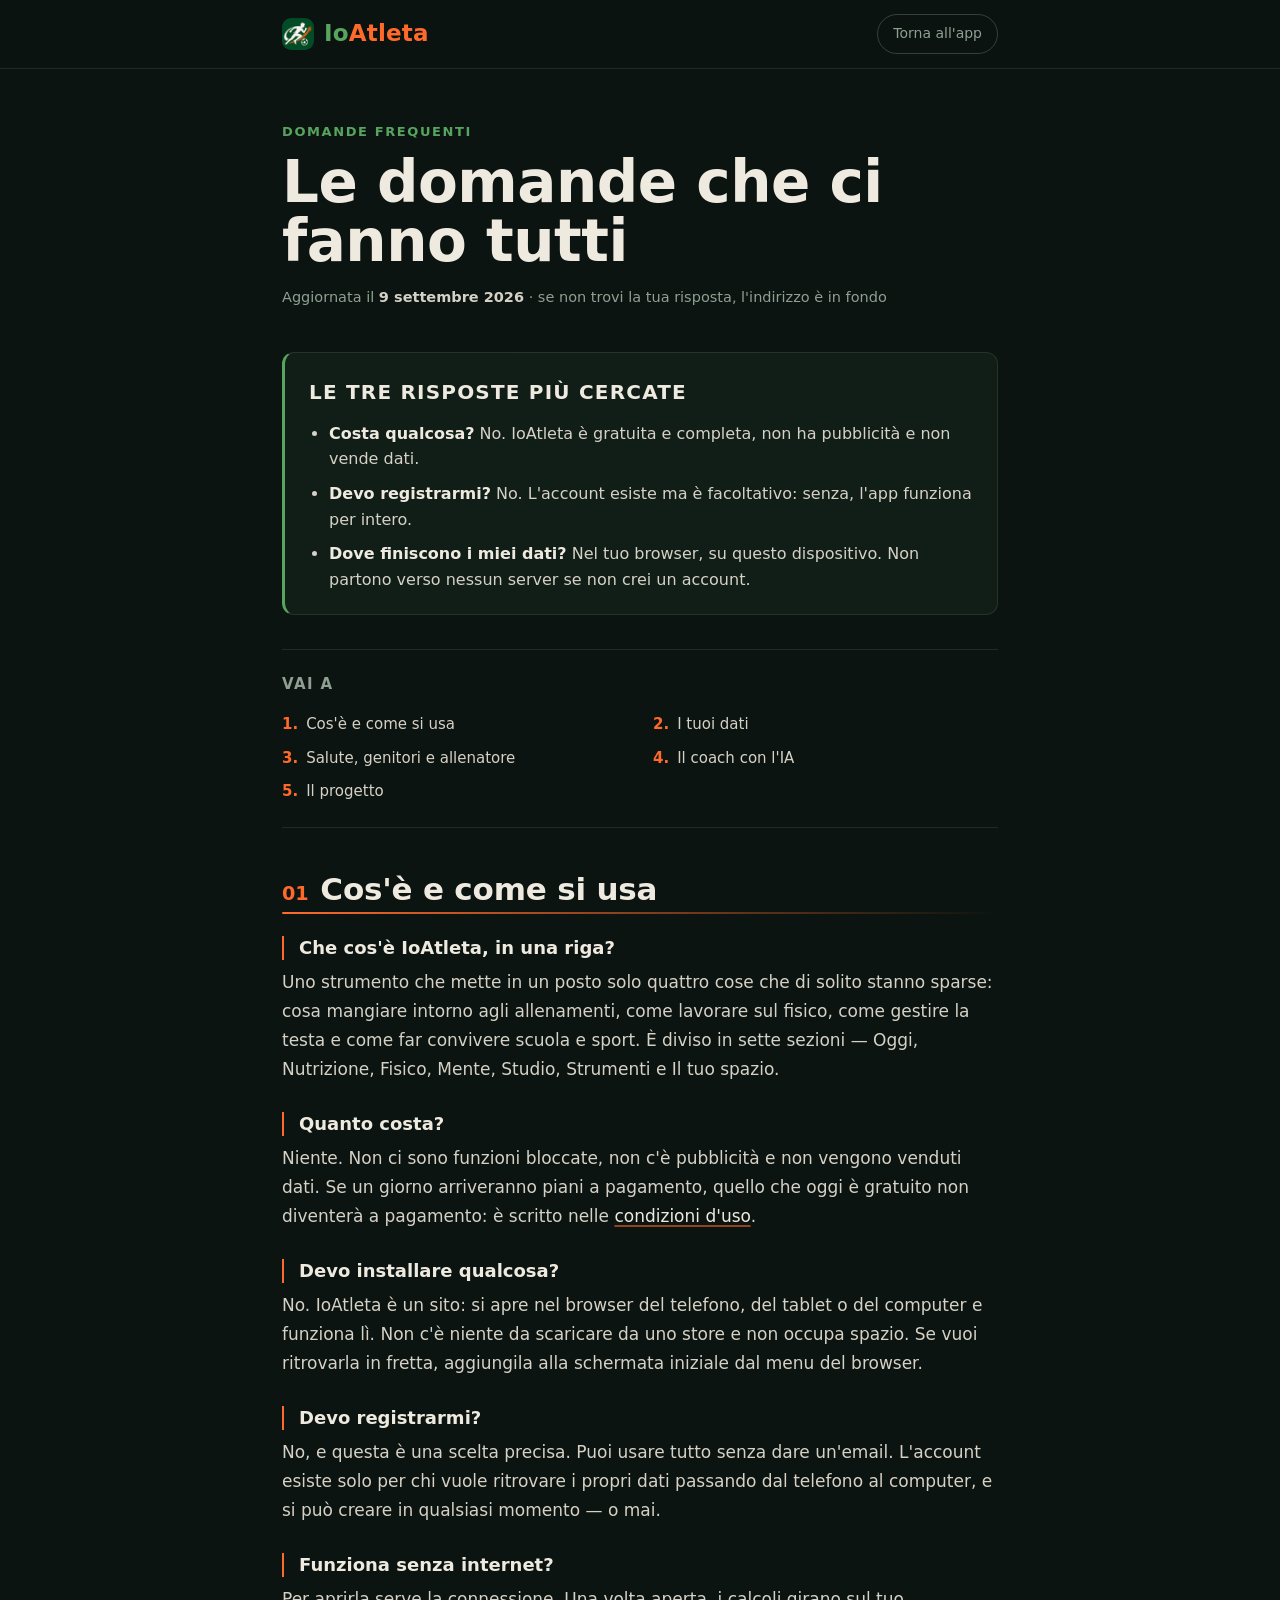
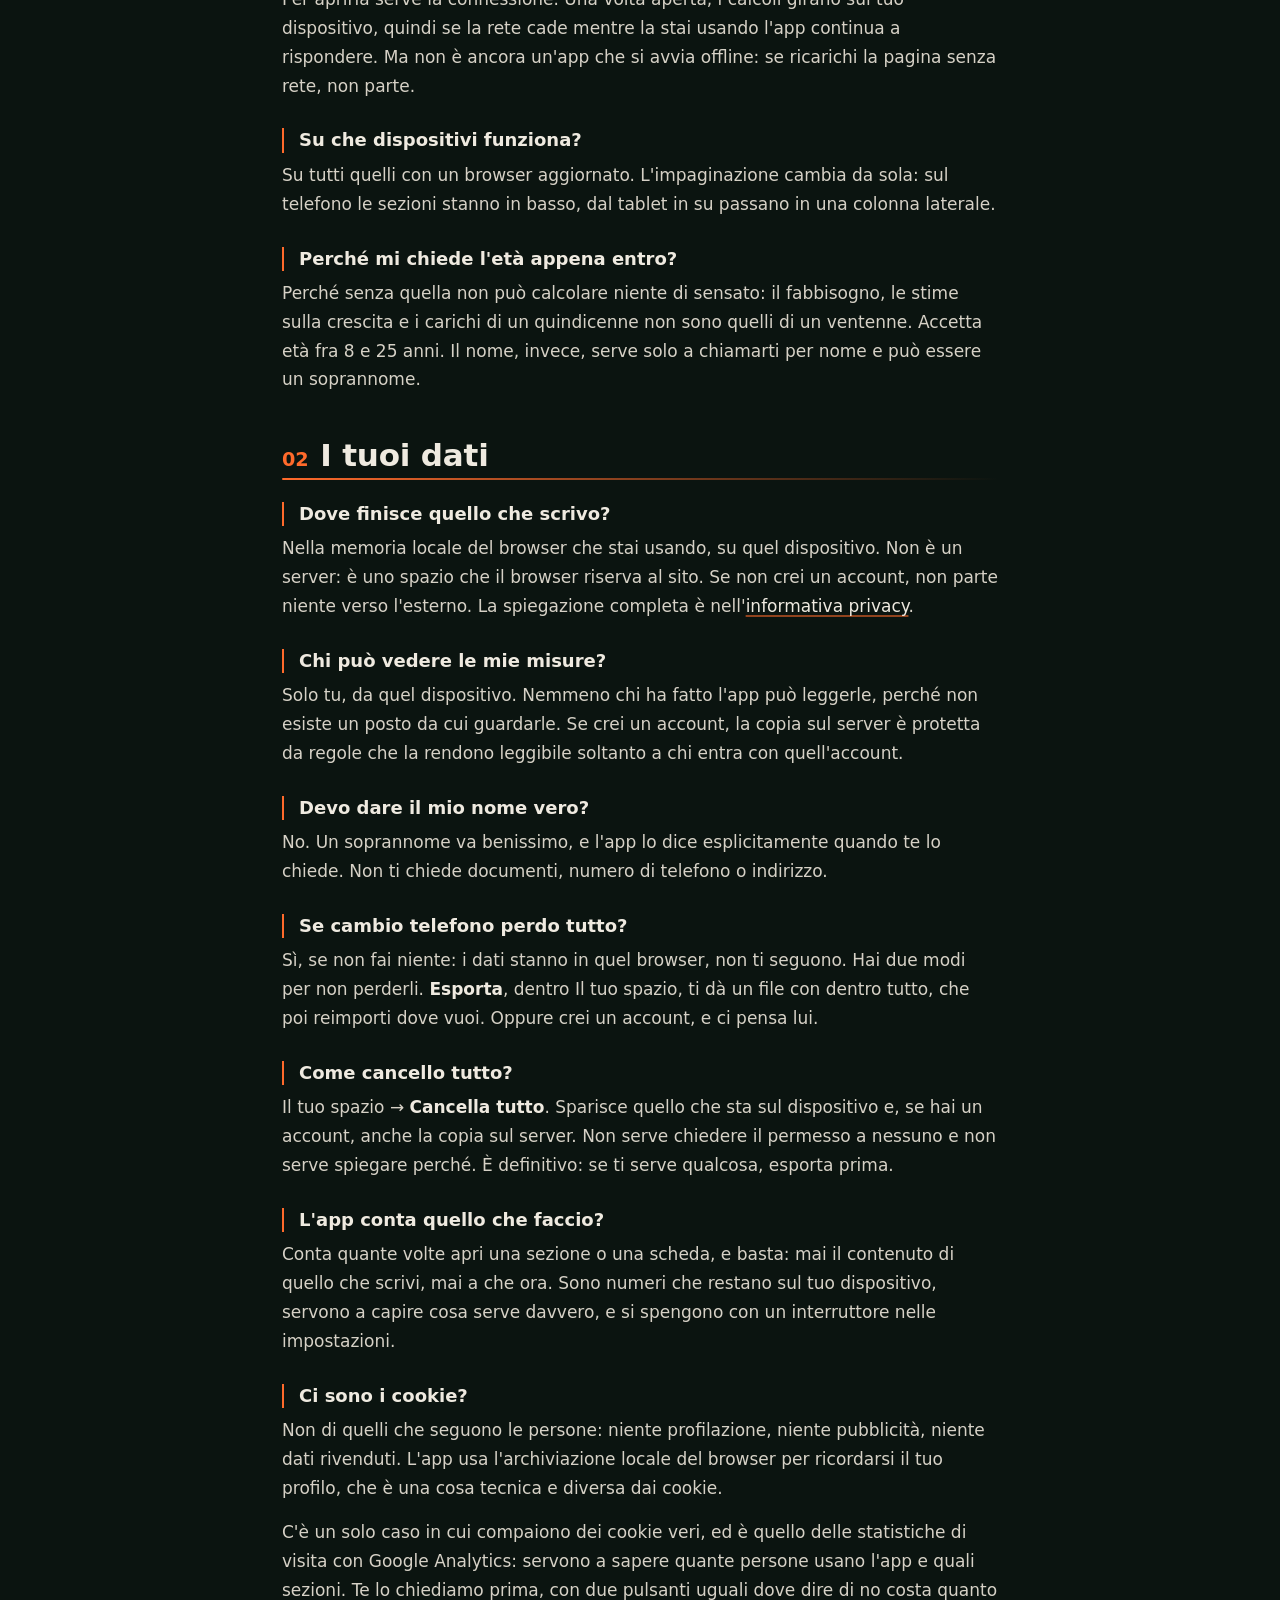
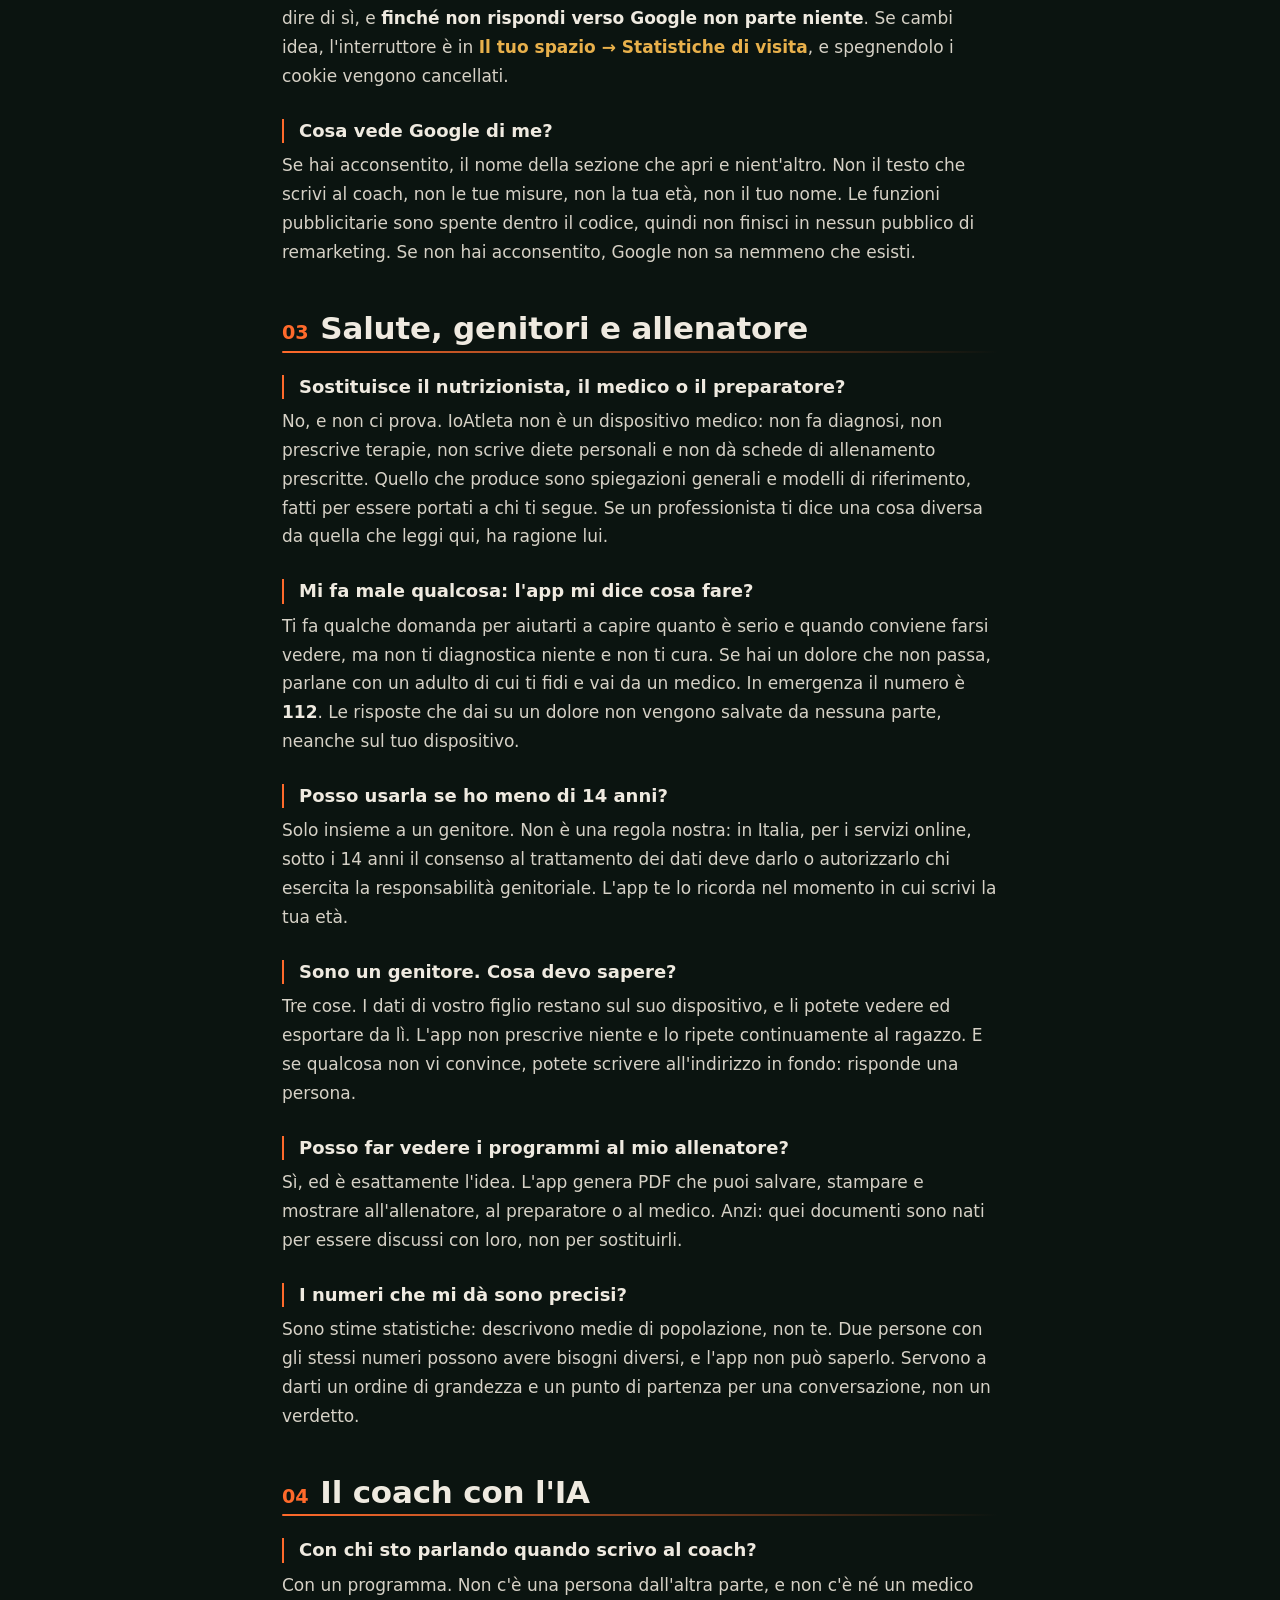
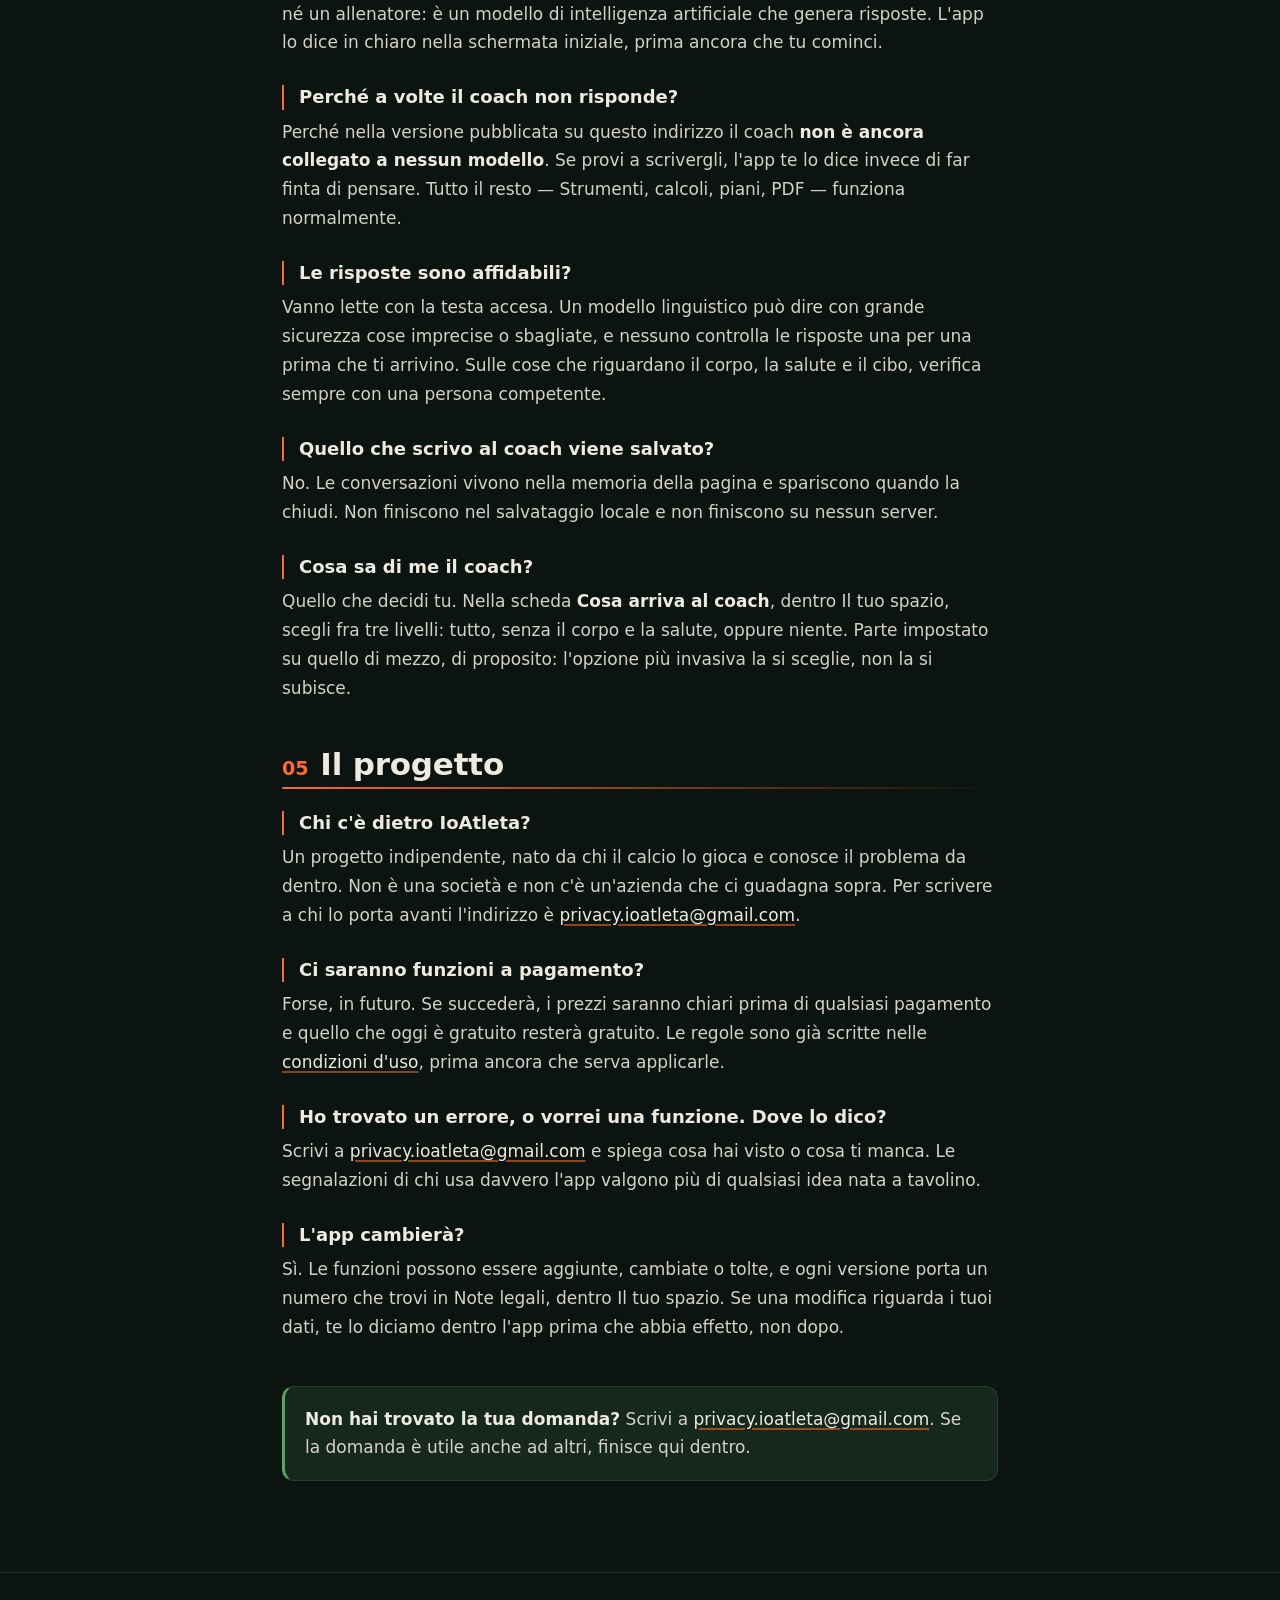
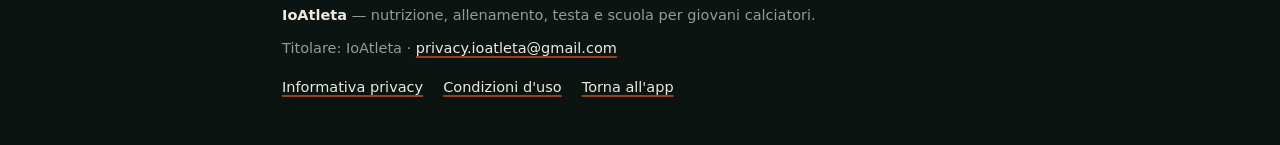
<file: faq.html>
<!doctype html>
<html lang="it">
<head>
<meta charset="utf-8">
<meta name="viewport" content="width=device-width,initial-scale=1,viewport-fit=cover">
<title>Domande frequenti · IoAtleta</title>
<meta name="description" content="Quanto costa, dove finiscono i tuoi dati, se serve registrarsi, se sostituisce il nutrizionista o il preparatore: le risposte alle domande che fanno tutti.">
<link rel="canonical" href="https://ioatleta.vercel.app/faq.html">
<meta name="robots" content="index,follow,max-snippet:-1,max-image-preview:large">
<meta name="theme-color" content="#0B1410">
<link rel="icon" href="/favicon.ico" sizes="16x16 32x32 48x48">
<link rel="icon" type="image/png" href="/icona-192.png" sizes="192x192">
<link rel="apple-touch-icon" href="/apple-touch-icon.png">
<link rel="manifest" href="/site.webmanifest">

<meta property="og:type" content="website">
<meta property="og:site_name" content="IoAtleta">
<meta property="og:locale" content="it_IT">
<meta property="og:url" content="https://ioatleta.vercel.app/faq.html">
<meta property="og:title" content="Domande frequenti · IoAtleta">
<meta property="og:description" content="Quanto costa, dove finiscono i tuoi dati, se serve registrarsi, se sostituisce il nutrizionista o il preparatore: le risposte alle domande che fanno tutti.">
<meta property="og:image" content="https://ioatleta.vercel.app/anteprima.png">
<meta property="og:image:type" content="image/png">
<meta property="og:image:width" content="1200">
<meta property="og:image:height" content="630">
<meta property="og:image:alt" content="IoAtleta: tavola, fisico, testa e scuola. In un posto solo.">
<meta name="twitter:card" content="summary_large_image">
<meta name="twitter:title" content="Domande frequenti · IoAtleta">
<meta name="twitter:description" content="Quanto costa, dove finiscono i tuoi dati, se serve registrarsi, se sostituisce il nutrizionista o il preparatore: le risposte alle domande che fanno tutti.">
<meta name="twitter:image" content="https://ioatleta.vercel.app/anteprima.png">
<meta name="twitter:image:alt" content="IoAtleta: tavola, fisico, testa e scuola. In un posto solo.">

<link rel="stylesheet" href="/legale.css">
</head>

<body class="faq">
<a class="salta" href="#contenuto">Salta al contenuto</a>

<header class="testata">
  <div class="contenitore">
    <a class="marchio" href="/">
      <img src="/marchio.png" width="32" height="32" alt="">
      <span class="parola"><span class="io">Io</span><span class="atleta">Atleta</span></span>
    </a>
    <a class="ritorno" href="/">Torna all'app</a>
  </div>
</header>

<main id="contenuto">
<div class="contenitore">

  <div class="apertura">
    <p class="occhiello">Domande frequenti</p>
    <h1>Le domande che ci fanno tutti</h1>
    <p class="datazione">Aggiornata il <b>9 settembre 2026</b> · se non trovi la tua risposta, l'indirizzo è in fondo</p>
  </div>

  <div class="breve">
    <h2>Le tre risposte più cercate</h2>
    <ul>
      <li><strong>Costa qualcosa?</strong> No. IoAtleta è gratuita e completa, non ha pubblicità e non vende dati.</li>
      <li><strong>Devo registrarmi?</strong> No. L'account esiste ma è facoltativo: senza, l'app funziona per intero.</li>
      <li><strong>Dove finiscono i miei dati?</strong> Nel tuo browser, su questo dispositivo. Non partono verso nessun server se non crei un account.</li>
    </ul>
  </div>

  <nav class="indice" aria-labelledby="indice-titolo">
    <h2 id="indice-titolo">Vai a</h2>
    <ol>
      <li><a href="#base">Cos'è e come si usa</a></li>
      <li><a href="#dati">I tuoi dati</a></li>
      <li><a href="#salute">Salute, genitori e allenatore</a></li>
      <li><a href="#coach">Il coach con l'IA</a></li>
      <li><a href="#progetto">Il progetto</a></li>
    </ol>
  </nav>

  <section id="base">
    <h2 class="titolo"><span class="n">01</span> Cos'è e come si usa</h2>
    <div class="filo"></div>

    <h3>Che cos'è IoAtleta, in una riga?</h3>
    <p>Uno strumento che mette in un posto solo quattro cose che di solito stanno sparse: cosa mangiare intorno agli allenamenti, come lavorare sul fisico, come gestire la testa e come far convivere scuola e sport. È diviso in sette sezioni — Oggi, Nutrizione, Fisico, Mente, Studio, Strumenti e Il tuo spazio.</p>

    <h3>Quanto costa?</h3>
    <p>Niente. Non ci sono funzioni bloccate, non c'è pubblicità e non vengono venduti dati. Se un giorno arriveranno piani a pagamento, quello che oggi è gratuito non diventerà a pagamento: è scritto nelle <a href="/terms.html#costo">condizioni d'uso</a>.</p>

    <h3>Devo installare qualcosa?</h3>
    <p>No. IoAtleta è un sito: si apre nel browser del telefono, del tablet o del computer e funziona lì. Non c'è niente da scaricare da uno store e non occupa spazio. Se vuoi ritrovarla in fretta, aggiungila alla schermata iniziale dal menu del browser.</p>

    <h3>Devo registrarmi?</h3>
    <p>No, e questa è una scelta precisa. Puoi usare tutto senza dare un'email. L'account esiste solo per chi vuole ritrovare i propri dati passando dal telefono al computer, e si può creare in qualsiasi momento — o mai.</p>

    <h3>Funziona senza internet?</h3>
    <p>Per aprirla serve la connessione. Una volta aperta, i calcoli girano sul tuo dispositivo, quindi se la rete cade mentre la stai usando l'app continua a rispondere. Ma non è ancora un'app che si avvia offline: se ricarichi la pagina senza rete, non parte.</p>

    <h3>Su che dispositivi funziona?</h3>
    <p>Su tutti quelli con un browser aggiornato. L'impaginazione cambia da sola: sul telefono le sezioni stanno in basso, dal tablet in su passano in una colonna laterale.</p>

    <h3>Perché mi chiede l'età appena entro?</h3>
    <p>Perché senza quella non può calcolare niente di sensato: il fabbisogno, le stime sulla crescita e i carichi di un quindicenne non sono quelli di un ventenne. Accetta età fra 8 e 25 anni. Il nome, invece, serve solo a chiamarti per nome e può essere un soprannome.</p>
  </section>

  <section id="dati">
    <h2 class="titolo"><span class="n">02</span> I tuoi dati</h2>
    <div class="filo"></div>

    <h3>Dove finisce quello che scrivo?</h3>
    <p>Nella memoria locale del browser che stai usando, su quel dispositivo. Non è un server: è uno spazio che il browser riserva al sito. Se non crei un account, non parte niente verso l'esterno. La spiegazione completa è nell'<a href="/privacy.html">informativa privacy</a>.</p>

    <h3>Chi può vedere le mie misure?</h3>
    <p>Solo tu, da quel dispositivo. Nemmeno chi ha fatto l'app può leggerle, perché non esiste un posto da cui guardarle. Se crei un account, la copia sul server è protetta da regole che la rendono leggibile soltanto a chi entra con quell'account.</p>

    <h3>Devo dare il mio nome vero?</h3>
    <p>No. Un soprannome va benissimo, e l'app lo dice esplicitamente quando te lo chiede. Non ti chiede documenti, numero di telefono o indirizzo.</p>

    <h3>Se cambio telefono perdo tutto?</h3>
    <p>Sì, se non fai niente: i dati stanno in quel browser, non ti seguono. Hai due modi per non perderli. <strong>Esporta</strong>, dentro Il tuo spazio, ti dà un file con dentro tutto, che poi reimporti dove vuoi. Oppure crei un account, e ci pensa lui.</p>

    <h3>Come cancello tutto?</h3>
    <p>Il tuo spazio → <strong>Cancella tutto</strong>. Sparisce quello che sta sul dispositivo e, se hai un account, anche la copia sul server. Non serve chiedere il permesso a nessuno e non serve spiegare perché. È definitivo: se ti serve qualcosa, esporta prima.</p>

    <h3>L'app conta quello che faccio?</h3>
    <p>Conta quante volte apri una sezione o una scheda, e basta: mai il contenuto di quello che scrivi, mai a che ora. Sono numeri che restano sul tuo dispositivo, servono a capire cosa serve davvero, e si spengono con un interruttore nelle impostazioni.</p>

    <h3>Ci sono i cookie?</h3>
    <p>Non di quelli che seguono le persone: niente profilazione, niente pubblicità, niente dati rivenduti. L'app usa l'archiviazione locale del browser per ricordarsi il tuo profilo, che è una cosa tecnica e diversa dai cookie.</p>
    <p>C'è un solo caso in cui compaiono dei cookie veri, ed è quello delle statistiche di visita con Google Analytics: servono a sapere quante persone usano l'app e quali sezioni. Te lo chiediamo prima, con due pulsanti uguali dove dire di no costa quanto dire di sì, e <strong>finché non rispondi verso Google non parte niente</strong>. Se cambi idea, l'interruttore è in <span class="dato">Il tuo spazio → Statistiche di visita</span>, e spegnendolo i cookie vengono cancellati.</p>

    <h3>Cosa vede Google di me?</h3>
    <p>Se hai acconsentito, il nome della sezione che apri e nient'altro. Non il testo che scrivi al coach, non le tue misure, non la tua età, non il tuo nome. Le funzioni pubblicitarie sono spente dentro il codice, quindi non finisci in nessun pubblico di remarketing. Se non hai acconsentito, Google non sa nemmeno che esisti.</p>
  </section>

  <section id="salute">
    <h2 class="titolo"><span class="n">03</span> Salute, genitori e allenatore</h2>
    <div class="filo"></div>

    <h3>Sostituisce il nutrizionista, il medico o il preparatore?</h3>
    <p>No, e non ci prova. IoAtleta non è un dispositivo medico: non fa diagnosi, non prescrive terapie, non scrive diete personali e non dà schede di allenamento prescritte. Quello che produce sono spiegazioni generali e modelli di riferimento, fatti per essere portati a chi ti segue. Se un professionista ti dice una cosa diversa da quella che leggi qui, ha ragione lui.</p>

    <h3>Mi fa male qualcosa: l'app mi dice cosa fare?</h3>
    <p>Ti fa qualche domanda per aiutarti a capire quanto è serio e quando conviene farsi vedere, ma non ti diagnostica niente e non ti cura. Se hai un dolore che non passa, parlane con un adulto di cui ti fidi e vai da un medico. In emergenza il numero è <strong>112</strong>. Le risposte che dai su un dolore non vengono salvate da nessuna parte, neanche sul tuo dispositivo.</p>

    <h3>Posso usarla se ho meno di 14 anni?</h3>
    <p>Solo insieme a un genitore. Non è una regola nostra: in Italia, per i servizi online, sotto i 14 anni il consenso al trattamento dei dati deve darlo o autorizzarlo chi esercita la responsabilità genitoriale. L'app te lo ricorda nel momento in cui scrivi la tua età.</p>

    <h3>Sono un genitore. Cosa devo sapere?</h3>
    <p>Tre cose. I dati di vostro figlio restano sul suo dispositivo, e li potete vedere ed esportare da lì. L'app non prescrive niente e lo ripete continuamente al ragazzo. E se qualcosa non vi convince, potete scrivere all'indirizzo in fondo: risponde una persona.</p>

    <h3>Posso far vedere i programmi al mio allenatore?</h3>
    <p>Sì, ed è esattamente l'idea. L'app genera PDF che puoi salvare, stampare e mostrare all'allenatore, al preparatore o al medico. Anzi: quei documenti sono nati per essere discussi con loro, non per sostituirli.</p>

    <h3>I numeri che mi dà sono precisi?</h3>
    <p>Sono stime statistiche: descrivono medie di popolazione, non te. Due persone con gli stessi numeri possono avere bisogni diversi, e l'app non può saperlo. Servono a darti un ordine di grandezza e un punto di partenza per una conversazione, non un verdetto.</p>
  </section>

  <section id="coach">
    <h2 class="titolo"><span class="n">04</span> Il coach con l'IA</h2>
    <div class="filo"></div>

    <h3>Con chi sto parlando quando scrivo al coach?</h3>
    <p>Con un programma. Non c'è una persona dall'altra parte, e non c'è né un medico né un allenatore: è un modello di intelligenza artificiale che genera risposte. L'app lo dice in chiaro nella schermata iniziale, prima ancora che tu cominci.</p>

    <h3>Perché a volte il coach non risponde?</h3>
    <p>Perché nella versione pubblicata su questo indirizzo il coach <strong>non è ancora collegato a nessun modello</strong>. Se provi a scrivergli, l'app te lo dice invece di far finta di pensare. Tutto il resto — Strumenti, calcoli, piani, PDF — funziona normalmente.</p>

    <h3>Le risposte sono affidabili?</h3>
    <p>Vanno lette con la testa accesa. Un modello linguistico può dire con grande sicurezza cose imprecise o sbagliate, e nessuno controlla le risposte una per una prima che ti arrivino. Sulle cose che riguardano il corpo, la salute e il cibo, verifica sempre con una persona competente.</p>

    <h3>Quello che scrivo al coach viene salvato?</h3>
    <p>No. Le conversazioni vivono nella memoria della pagina e spariscono quando la chiudi. Non finiscono nel salvataggio locale e non finiscono su nessun server.</p>

    <h3>Cosa sa di me il coach?</h3>
    <p>Quello che decidi tu. Nella scheda <strong>Cosa arriva al coach</strong>, dentro Il tuo spazio, scegli fra tre livelli: tutto, senza il corpo e la salute, oppure niente. Parte impostato su quello di mezzo, di proposito: l'opzione più invasiva la si sceglie, non la si subisce.</p>
  </section>

  <section id="progetto">
    <h2 class="titolo"><span class="n">05</span> Il progetto</h2>
    <div class="filo"></div>

    <h3>Chi c'è dietro IoAtleta?</h3>
    <p>Un progetto indipendente, nato da chi il calcio lo gioca e conosce il problema da dentro. Non è una società e non c'è un'azienda che ci guadagna sopra. Per scrivere a chi lo porta avanti l'indirizzo è <a href="mailto:privacy.ioatleta@gmail.com">privacy.ioatleta@gmail.com</a>.</p>

    <h3>Ci saranno funzioni a pagamento?</h3>
    <p>Forse, in futuro. Se succederà, i prezzi saranno chiari prima di qualsiasi pagamento e quello che oggi è gratuito resterà gratuito. Le regole sono già scritte nelle <a href="/terms.html#costo">condizioni d'uso</a>, prima ancora che serva applicarle.</p>

    <h3>Ho trovato un errore, o vorrei una funzione. Dove lo dico?</h3>
    <p>Scrivi a <a href="mailto:privacy.ioatleta@gmail.com">privacy.ioatleta@gmail.com</a> e spiega cosa hai visto o cosa ti manca. Le segnalazioni di chi usa davvero l'app valgono più di qualsiasi idea nata a tavolino.</p>

    <h3>L'app cambierà?</h3>
    <p>Sì. Le funzioni possono essere aggiunte, cambiate o tolte, e ogni versione porta un numero che trovi in Note legali, dentro Il tuo spazio. Se una modifica riguarda i tuoi dati, te lo diciamo dentro l'app prima che abbia effetto, non dopo.</p>
  </section>

  <div class="richiamo stato" style="margin-top:44px">
    <p><strong>Non hai trovato la tua domanda?</strong> Scrivi a <a href="mailto:privacy.ioatleta@gmail.com">privacy.ioatleta@gmail.com</a>. Se la domanda è utile anche ad altri, finisce qui dentro.</p>
  </div>

</div>
</main>

<footer>
  <div class="contenitore">
    <p><strong>IoAtleta</strong> — nutrizione, allenamento, testa e scuola per giovani calciatori.</p>
    <p>Titolare: IoAtleta · <a href="mailto:privacy.ioatleta@gmail.com">privacy.ioatleta@gmail.com</a></p>
    <div class="righe">
      <a href="/privacy.html">Informativa privacy</a>
      <a href="/terms.html">Condizioni d'uso</a>
      <a href="/">Torna all'app</a>
    </div>
  </div>
</footer>

</body>
</html>
</file>
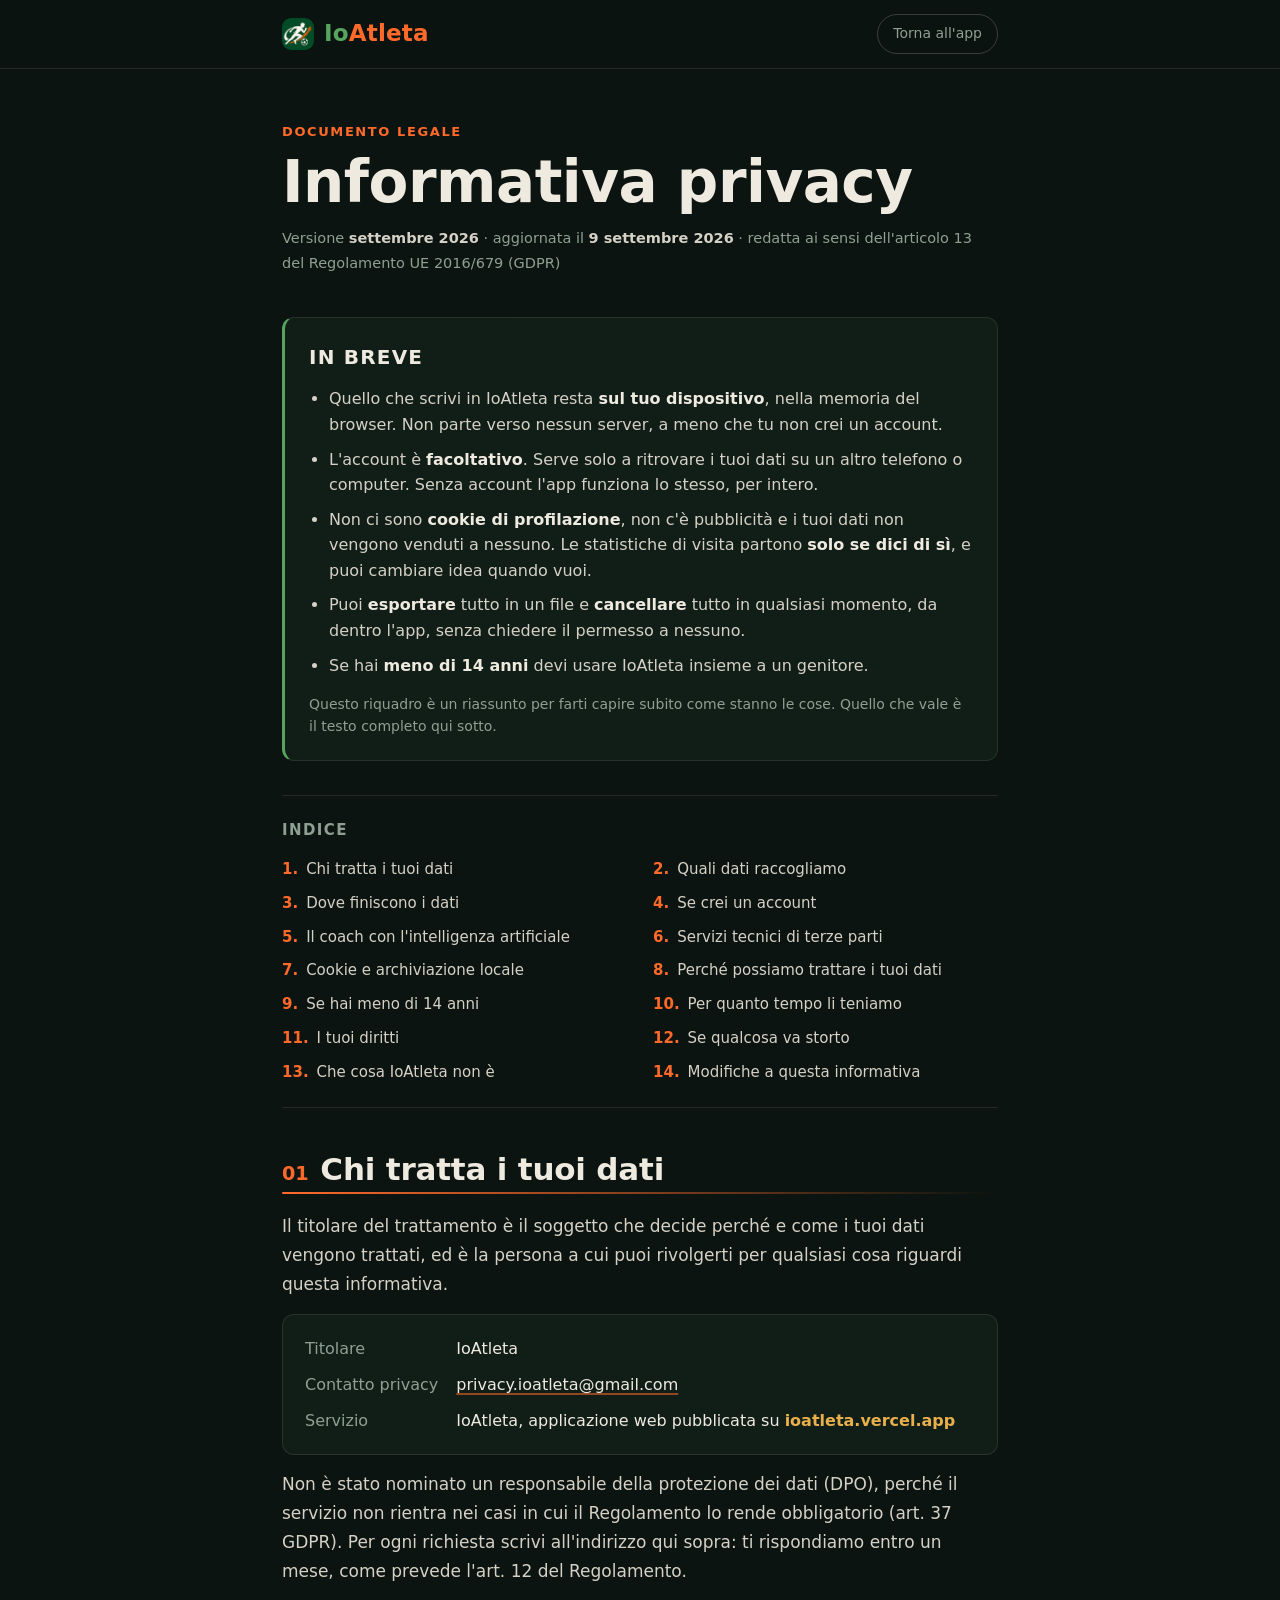
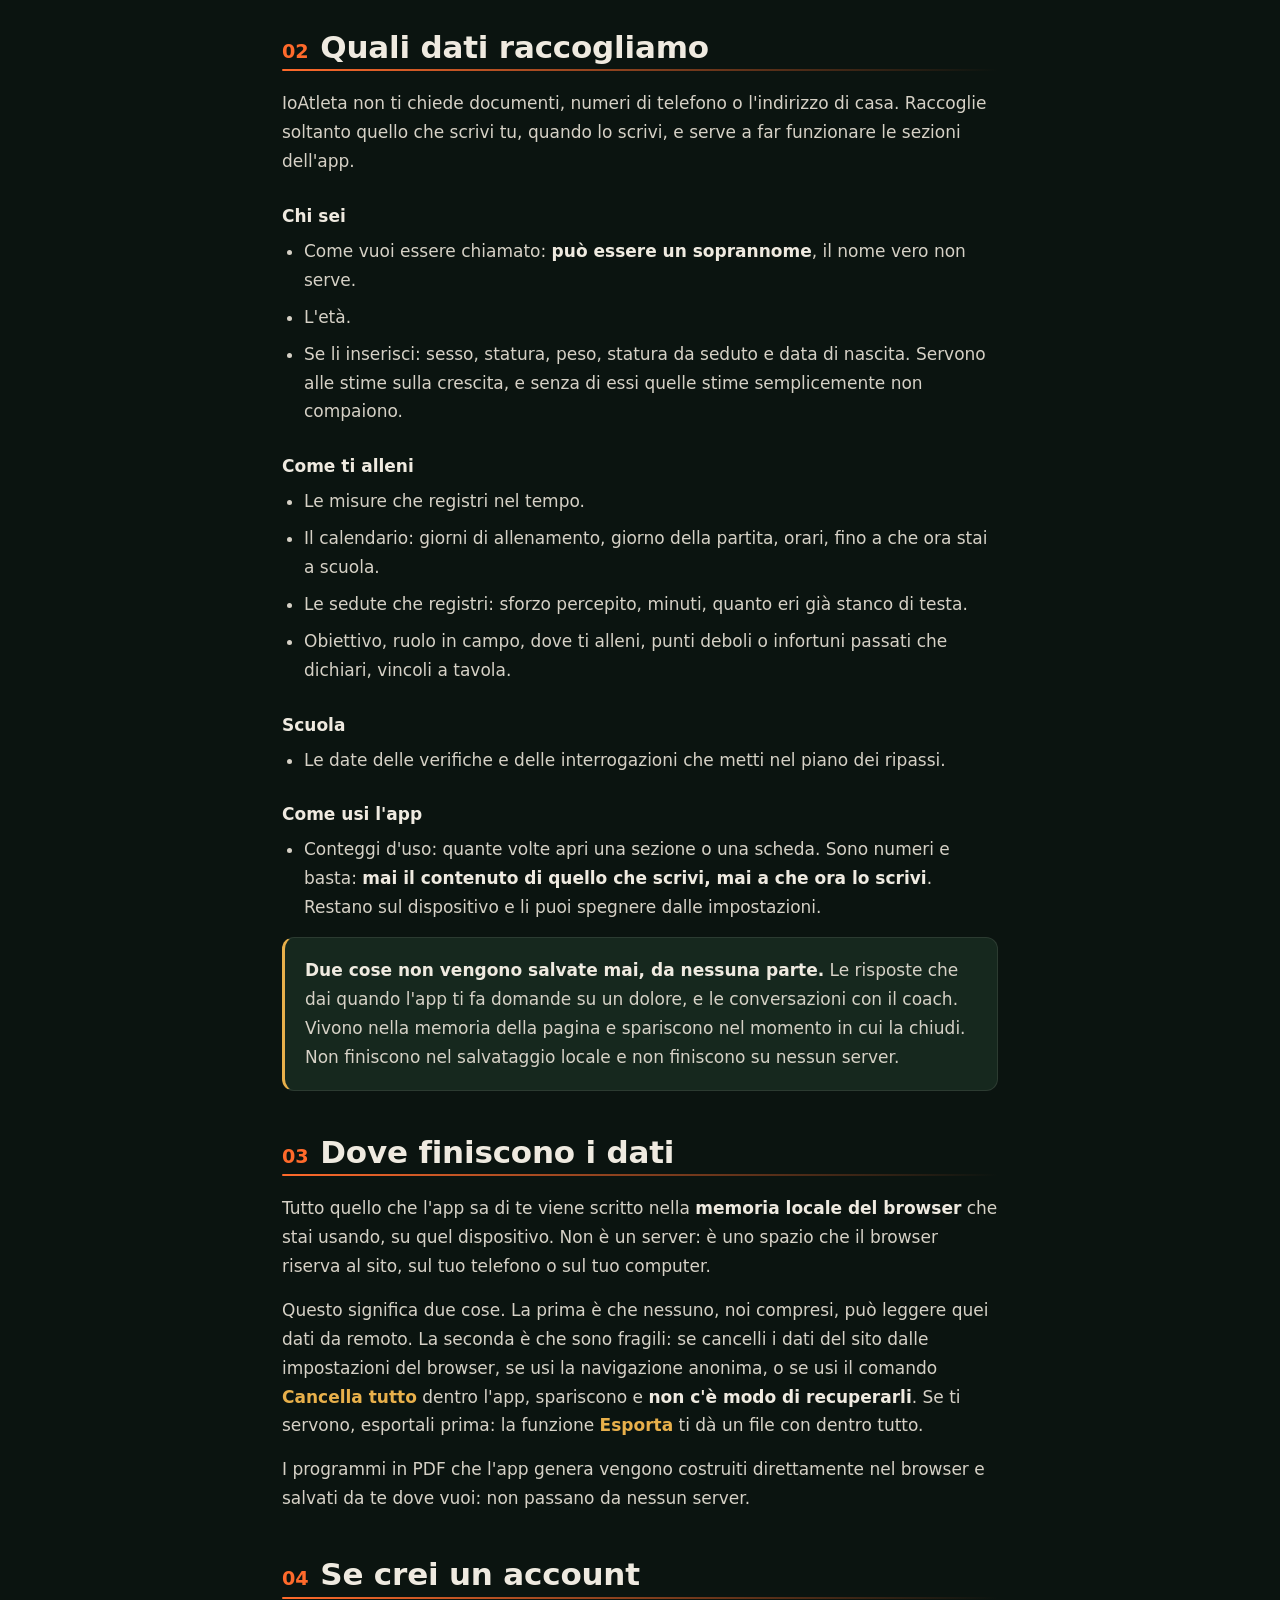
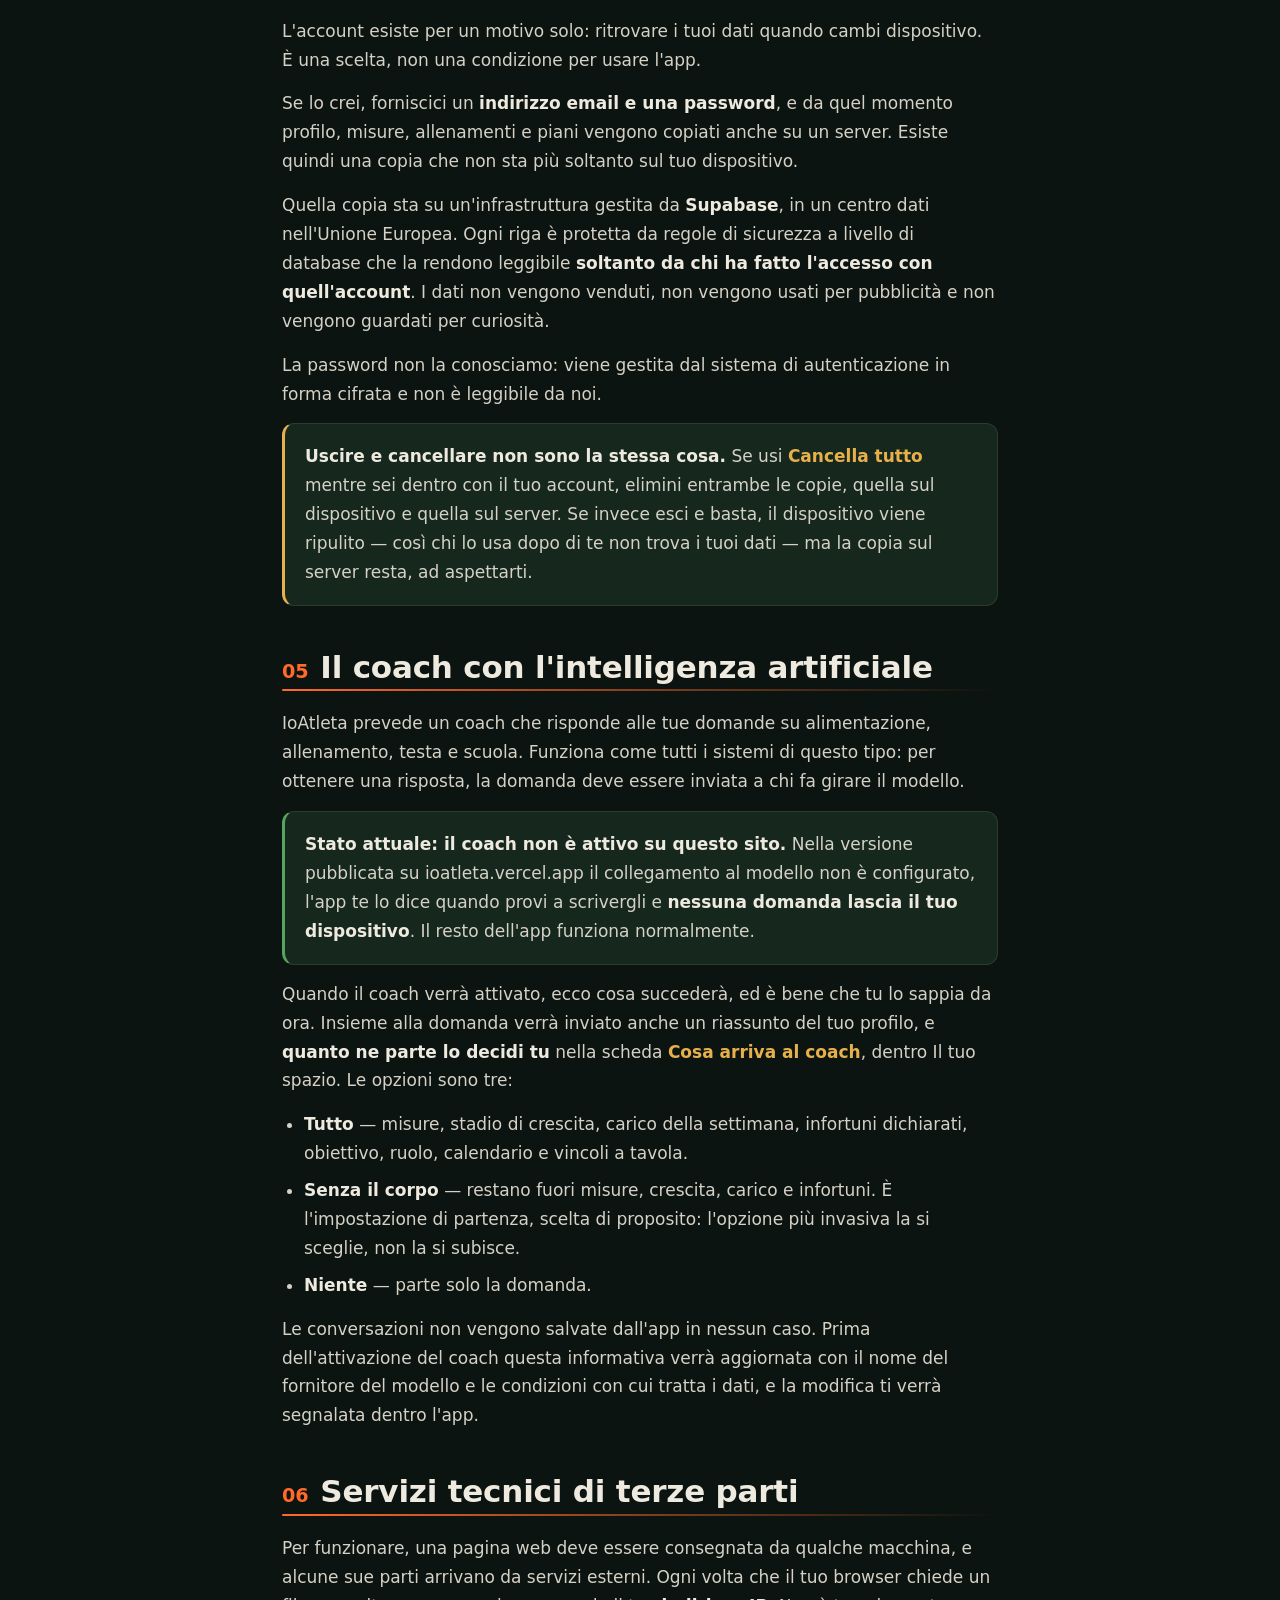
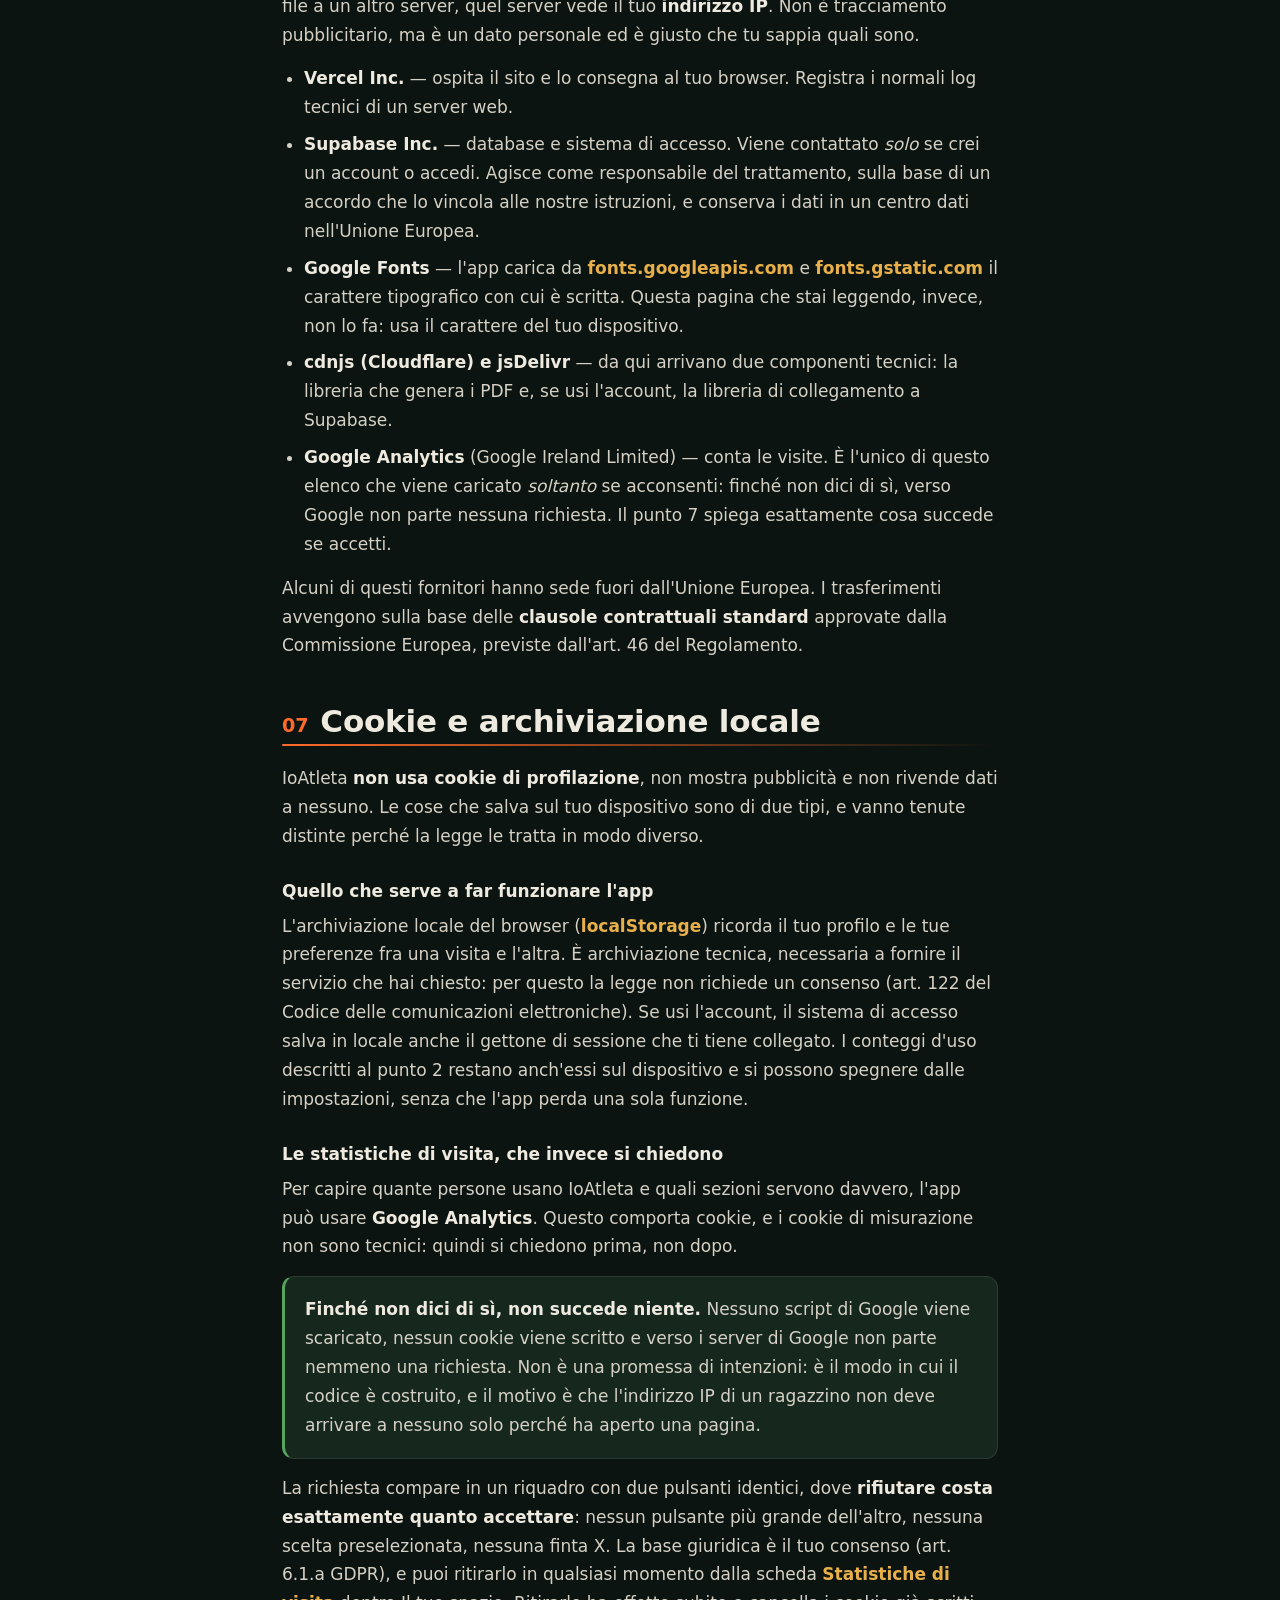
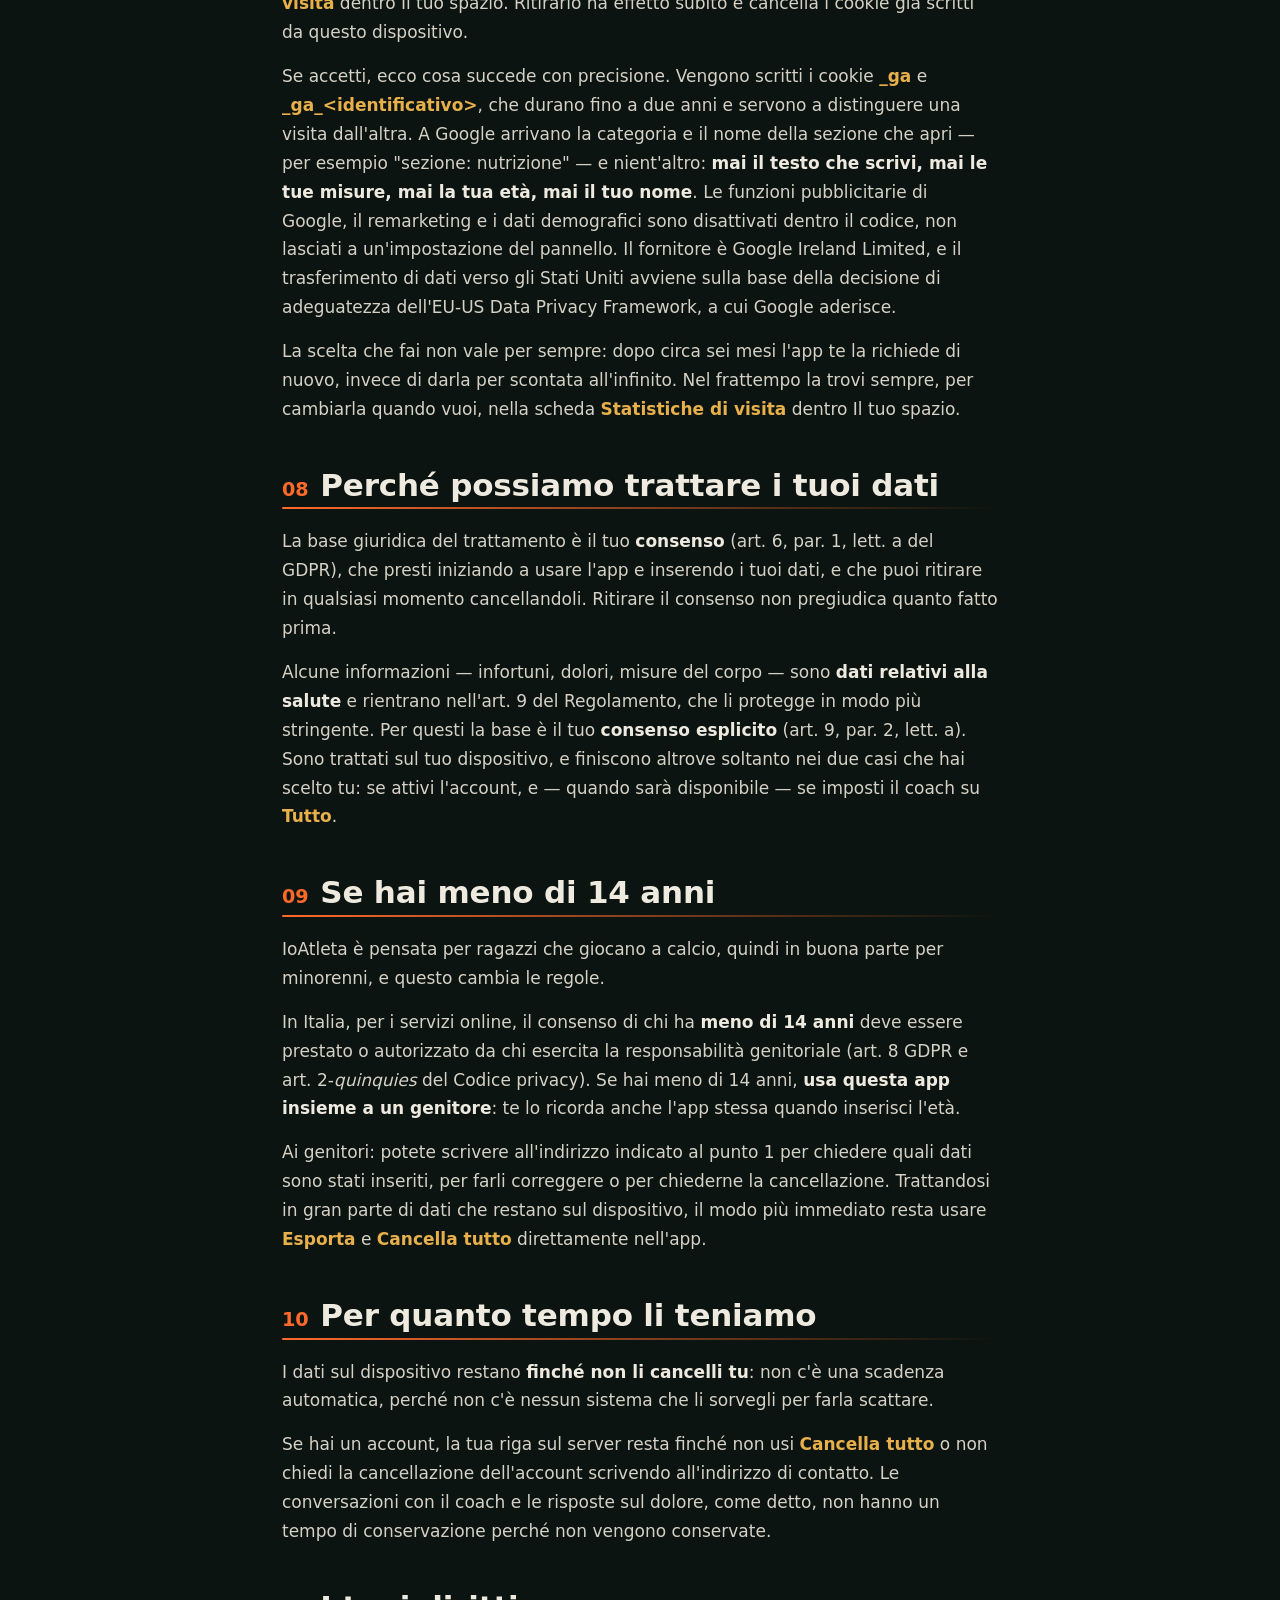
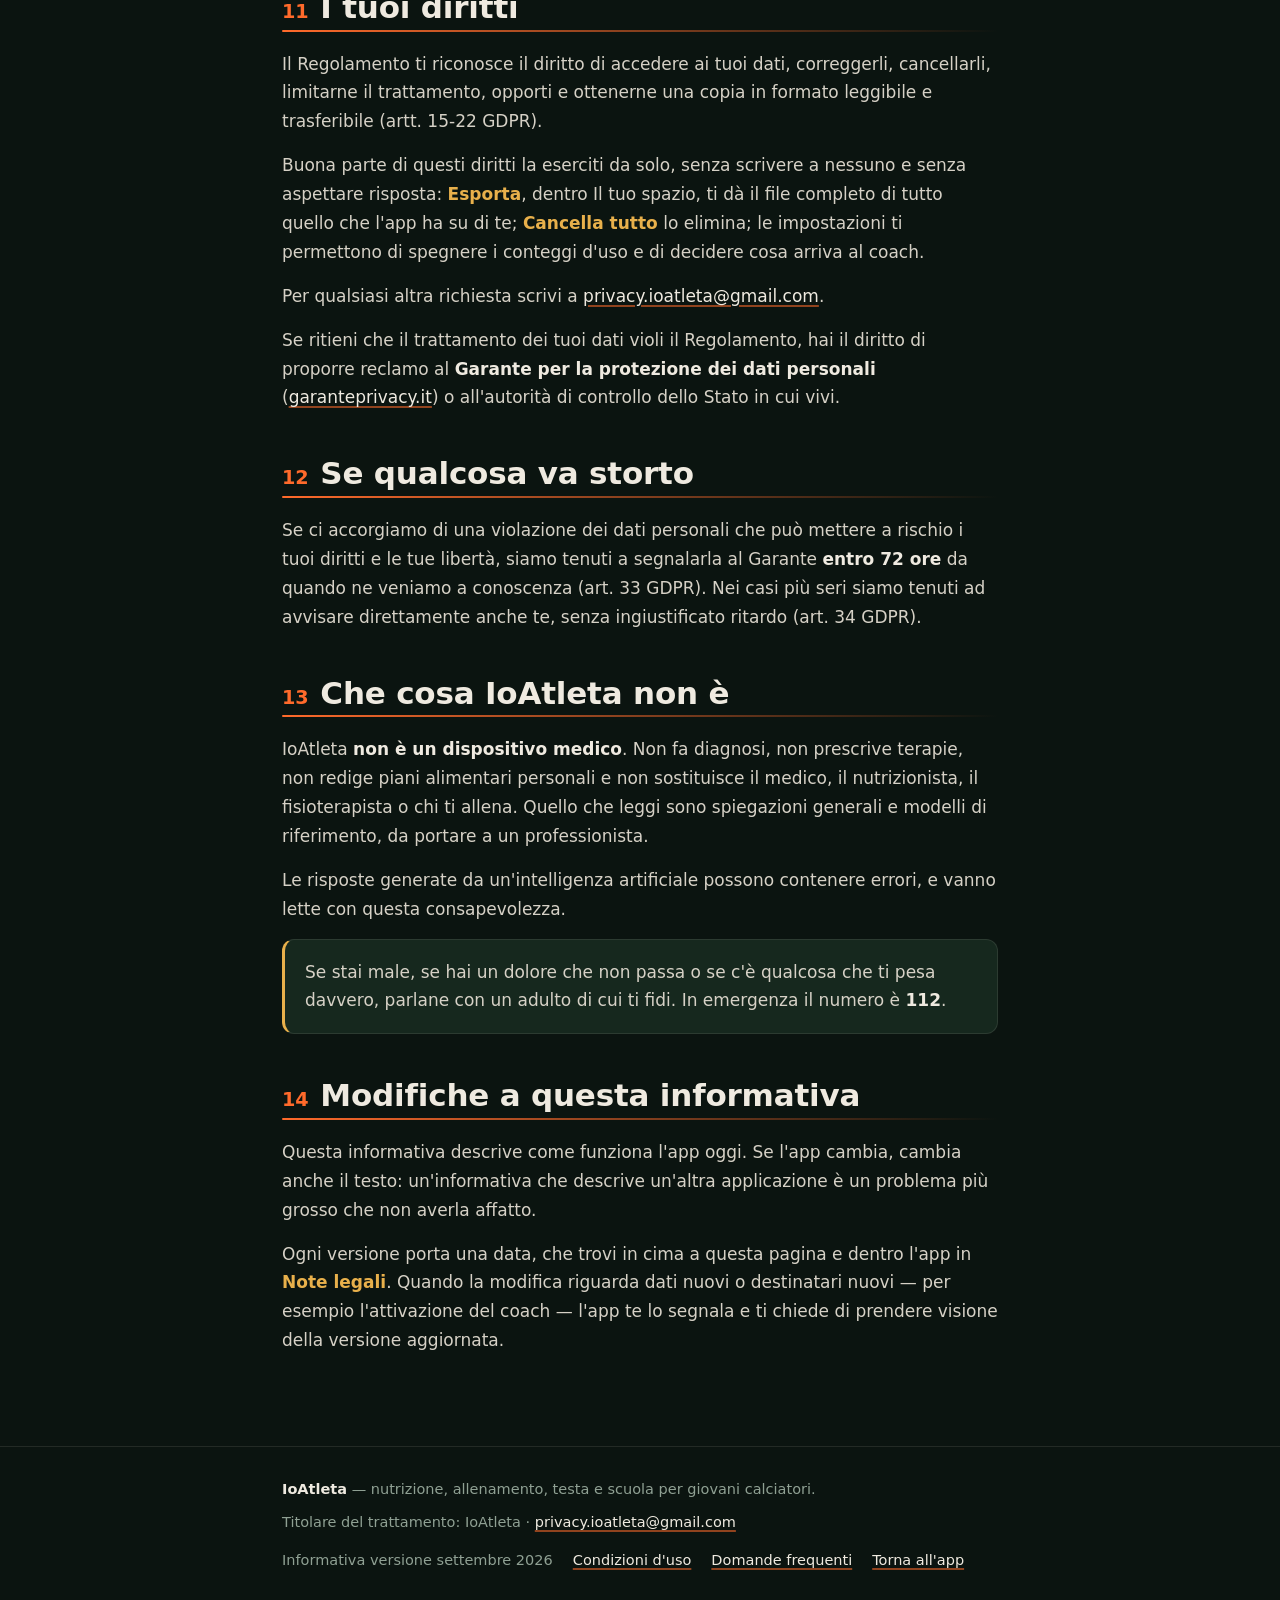
<file: privacy.html>
<!doctype html>
<html lang="it">
<head>
<meta charset="utf-8">
<meta name="viewport" content="width=device-width,initial-scale=1,viewport-fit=cover">
<title>Informativa privacy · IoAtleta</title>
<meta name="description" content="Cosa resta sul tuo dispositivo, cosa succede se crei un account, chi sono i terzi coinvolti e come cancellare tutto in qualsiasi momento.">
<link rel="canonical" href="https://ioatleta.vercel.app/privacy.html">
<meta name="robots" content="index,follow,max-snippet:-1,max-image-preview:large">
<meta name="theme-color" content="#0B1410">
<link rel="icon" href="/favicon.ico" sizes="16x16 32x32 48x48">
<link rel="icon" type="image/png" href="/icona-192.png" sizes="192x192">
<link rel="apple-touch-icon" href="/apple-touch-icon.png">
<link rel="manifest" href="/site.webmanifest">

<meta property="og:type" content="website">
<meta property="og:site_name" content="IoAtleta">
<meta property="og:locale" content="it_IT">
<meta property="og:url" content="https://ioatleta.vercel.app/privacy.html">
<meta property="og:title" content="Informativa privacy · IoAtleta">
<meta property="og:description" content="Cosa resta sul tuo dispositivo, cosa succede se crei un account, chi sono i terzi coinvolti e come cancellare tutto in qualsiasi momento.">
<meta property="og:image" content="https://ioatleta.vercel.app/anteprima.png">
<meta property="og:image:type" content="image/png">
<meta property="og:image:width" content="1200">
<meta property="og:image:height" content="630">
<meta property="og:image:alt" content="IoAtleta: tavola, fisico, testa e scuola. In un posto solo.">
<meta name="twitter:card" content="summary_large_image">
<meta name="twitter:title" content="Informativa privacy · IoAtleta">
<meta name="twitter:description" content="Cosa resta sul tuo dispositivo, cosa succede se crei un account, chi sono i terzi coinvolti e come cancellare tutto in qualsiasi momento.">
<meta name="twitter:image" content="https://ioatleta.vercel.app/anteprima.png">
<meta name="twitter:image:alt" content="IoAtleta: tavola, fisico, testa e scuola. In un posto solo.">

<link rel="stylesheet" href="/legale.css">
</head>

<body>
<a class="salta" href="#contenuto">Salta al contenuto</a>

<header class="testata">
  <div class="contenitore">
    <a class="marchio" href="/">
      <img src="/marchio.png" width="32" height="32" alt="">
      <span class="parola"><span class="io">Io</span><span class="atleta">Atleta</span></span>
    </a>
    <a class="ritorno" href="/">Torna all'app</a>
  </div>
</header>

<main id="contenuto">
<div class="contenitore">

  <div class="apertura">
    <p class="occhiello">Documento legale</p>
    <h1>Informativa privacy</h1>
    <p class="datazione">Versione <b>settembre 2026</b> · aggiornata il <b>9 settembre 2026</b> · redatta ai sensi dell'articolo 13 del Regolamento UE 2016/679 (GDPR)</p>
  </div>

  <div class="breve">
    <h2>In breve</h2>
    <ul>
      <li>Quello che scrivi in IoAtleta resta <strong>sul tuo dispositivo</strong>, nella memoria del browser. Non parte verso nessun server, a meno che tu non crei un account.</li>
      <li>L'account è <strong>facoltativo</strong>. Serve solo a ritrovare i tuoi dati su un altro telefono o computer. Senza account l'app funziona lo stesso, per intero.</li>
      <li>Non ci sono <strong>cookie di profilazione</strong>, non c'è pubblicità e i tuoi dati non vengono venduti a nessuno. Le statistiche di visita partono <strong>solo se dici di sì</strong>, e puoi cambiare idea quando vuoi.</li>
      <li>Puoi <strong>esportare</strong> tutto in un file e <strong>cancellare</strong> tutto in qualsiasi momento, da dentro l'app, senza chiedere il permesso a nessuno.</li>
      <li>Se hai <strong>meno di 14 anni</strong> devi usare IoAtleta insieme a un genitore.</li>
    </ul>
    <p class="nota">Questo riquadro è un riassunto per farti capire subito come stanno le cose. Quello che vale è il testo completo qui sotto.</p>
  </div>

  <nav class="indice" aria-labelledby="indice-titolo">
    <h2 id="indice-titolo">Indice</h2>
    <ol>
      <li><a href="#titolare">Chi tratta i tuoi dati</a></li>
      <li><a href="#quali">Quali dati raccogliamo</a></li>
      <li><a href="#dove">Dove finiscono i dati</a></li>
      <li><a href="#account">Se crei un account</a></li>
      <li><a href="#coach">Il coach con l'intelligenza artificiale</a></li>
      <li><a href="#terze">Servizi tecnici di terze parti</a></li>
      <li><a href="#cookie">Cookie e archiviazione locale</a></li>
      <li><a href="#basi">Perché possiamo trattare i tuoi dati</a></li>
      <li><a href="#minori">Se hai meno di 14 anni</a></li>
      <li><a href="#tempo">Per quanto tempo li teniamo</a></li>
      <li><a href="#diritti">I tuoi diritti</a></li>
      <li><a href="#violazioni">Se qualcosa va storto</a></li>
      <li><a href="#cosa-non-e">Che cosa IoAtleta non è</a></li>
      <li><a href="#modifiche">Modifiche a questa informativa</a></li>
    </ol>
  </nav>

  <section id="titolare">
    <h2 class="titolo"><span class="n">01</span> Chi tratta i tuoi dati</h2>
    <div class="filo"></div>
    <p>Il titolare del trattamento è il soggetto che decide perché e come i tuoi dati vengono trattati, ed è la persona a cui puoi rivolgerti per qualsiasi cosa riguardi questa informativa.</p>
    <div class="contatti">
      <dl>
        <dt>Titolare</dt><dd>IoAtleta</dd>
        <dt>Contatto privacy</dt><dd><a href="mailto:privacy.ioatleta@gmail.com">privacy.ioatleta@gmail.com</a></dd>
        <dt>Servizio</dt><dd>IoAtleta, applicazione web pubblicata su <span class="dato">ioatleta.vercel.app</span></dd>
      </dl>
    </div>
    <p>Non è stato nominato un responsabile della protezione dei dati (DPO), perché il servizio non rientra nei casi in cui il Regolamento lo rende obbligatorio (art. 37 GDPR). Per ogni richiesta scrivi all'indirizzo qui sopra: ti rispondiamo entro un mese, come prevede l'art. 12 del Regolamento.</p>
  </section>

  <section id="quali">
    <h2 class="titolo"><span class="n">02</span> Quali dati raccogliamo</h2>
    <div class="filo"></div>
    <p>IoAtleta non ti chiede documenti, numeri di telefono o l'indirizzo di casa. Raccoglie soltanto quello che scrivi tu, quando lo scrivi, e serve a far funzionare le sezioni dell'app.</p>

    <h3>Chi sei</h3>
    <ul class="punti">
      <li>Come vuoi essere chiamato: <strong>può essere un soprannome</strong>, il nome vero non serve.</li>
      <li>L'età.</li>
      <li>Se li inserisci: sesso, statura, peso, statura da seduto e data di nascita. Servono alle stime sulla crescita, e senza di essi quelle stime semplicemente non compaiono.</li>
    </ul>

    <h3>Come ti alleni</h3>
    <ul class="punti">
      <li>Le misure che registri nel tempo.</li>
      <li>Il calendario: giorni di allenamento, giorno della partita, orari, fino a che ora stai a scuola.</li>
      <li>Le sedute che registri: sforzo percepito, minuti, quanto eri già stanco di testa.</li>
      <li>Obiettivo, ruolo in campo, dove ti alleni, punti deboli o infortuni passati che dichiari, vincoli a tavola.</li>
    </ul>

    <h3>Scuola</h3>
    <ul class="punti">
      <li>Le date delle verifiche e delle interrogazioni che metti nel piano dei ripassi.</li>
    </ul>

    <h3>Come usi l'app</h3>
    <ul class="punti">
      <li>Conteggi d'uso: quante volte apri una sezione o una scheda. Sono numeri e basta: <strong>mai il contenuto di quello che scrivi, mai a che ora lo scrivi</strong>. Restano sul dispositivo e li puoi spegnere dalle impostazioni.</li>
    </ul>

    <div class="richiamo attenzione">
      <p><strong>Due cose non vengono salvate mai, da nessuna parte.</strong> Le risposte che dai quando l'app ti fa domande su un dolore, e le conversazioni con il coach. Vivono nella memoria della pagina e spariscono nel momento in cui la chiudi. Non finiscono nel salvataggio locale e non finiscono su nessun server.</p>
    </div>
  </section>

  <section id="dove">
    <h2 class="titolo"><span class="n">03</span> Dove finiscono i dati</h2>
    <div class="filo"></div>
    <p>Tutto quello che l'app sa di te viene scritto nella <strong>memoria locale del browser</strong> che stai usando, su quel dispositivo. Non è un server: è uno spazio che il browser riserva al sito, sul tuo telefono o sul tuo computer.</p>
    <p>Questo significa due cose. La prima è che nessuno, noi compresi, può leggere quei dati da remoto. La seconda è che sono fragili: se cancelli i dati del sito dalle impostazioni del browser, se usi la navigazione anonima, o se usi il comando <span class="dato">Cancella tutto</span> dentro l'app, spariscono e <strong>non c'è modo di recuperarli</strong>. Se ti servono, esportali prima: la funzione <span class="dato">Esporta</span> ti dà un file con dentro tutto.</p>
    <p>I programmi in PDF che l'app genera vengono costruiti direttamente nel browser e salvati da te dove vuoi: non passano da nessun server.</p>
  </section>

  <section id="account">
    <h2 class="titolo"><span class="n">04</span> Se crei un account</h2>
    <div class="filo"></div>
    <p>L'account esiste per un motivo solo: ritrovare i tuoi dati quando cambi dispositivo. È una scelta, non una condizione per usare l'app.</p>
    <p>Se lo crei, forniscici un <strong>indirizzo email e una password</strong>, e da quel momento profilo, misure, allenamenti e piani vengono copiati anche su un server. Esiste quindi una copia che non sta più soltanto sul tuo dispositivo.</p>
    <p>Quella copia sta su un'infrastruttura gestita da <strong>Supabase</strong>, in un centro dati nell'Unione Europea. Ogni riga è protetta da regole di sicurezza a livello di database che la rendono leggibile <strong>soltanto da chi ha fatto l'accesso con quell'account</strong>. I dati non vengono venduti, non vengono usati per pubblicità e non vengono guardati per curiosità.</p>
    <p>La password non la conosciamo: viene gestita dal sistema di autenticazione in forma cifrata e non è leggibile da noi.</p>
    <div class="richiamo attenzione">
      <p><strong>Uscire e cancellare non sono la stessa cosa.</strong> Se usi <span class="dato">Cancella tutto</span> mentre sei dentro con il tuo account, elimini entrambe le copie, quella sul dispositivo e quella sul server. Se invece esci e basta, il dispositivo viene ripulito — così chi lo usa dopo di te non trova i tuoi dati — ma la copia sul server resta, ad aspettarti.</p>
    </div>
  </section>

  <section id="coach">
    <h2 class="titolo"><span class="n">05</span> Il coach con l'intelligenza artificiale</h2>
    <div class="filo"></div>
    <p>IoAtleta prevede un coach che risponde alle tue domande su alimentazione, allenamento, testa e scuola. Funziona come tutti i sistemi di questo tipo: per ottenere una risposta, la domanda deve essere inviata a chi fa girare il modello.</p>
    <div class="richiamo stato">
      <p><strong>Stato attuale: il coach non è attivo su questo sito.</strong> Nella versione pubblicata su ioatleta.vercel.app il collegamento al modello non è configurato, l'app te lo dice quando provi a scrivergli e <strong>nessuna domanda lascia il tuo dispositivo</strong>. Il resto dell'app funziona normalmente.</p>
    </div>
    <p>Quando il coach verrà attivato, ecco cosa succederà, ed è bene che tu lo sappia da ora. Insieme alla domanda verrà inviato anche un riassunto del tuo profilo, e <strong>quanto ne parte lo decidi tu</strong> nella scheda <span class="dato">Cosa arriva al coach</span>, dentro Il tuo spazio. Le opzioni sono tre:</p>
    <ul class="punti">
      <li><strong>Tutto</strong> — misure, stadio di crescita, carico della settimana, infortuni dichiarati, obiettivo, ruolo, calendario e vincoli a tavola.</li>
      <li><strong>Senza il corpo</strong> — restano fuori misure, crescita, carico e infortuni. È l'impostazione di partenza, scelta di proposito: l'opzione più invasiva la si sceglie, non la si subisce.</li>
      <li><strong>Niente</strong> — parte solo la domanda.</li>
    </ul>
    <p>Le conversazioni non vengono salvate dall'app in nessun caso. Prima dell'attivazione del coach questa informativa verrà aggiornata con il nome del fornitore del modello e le condizioni con cui tratta i dati, e la modifica ti verrà segnalata dentro l'app.</p>
  </section>

  <section id="terze">
    <h2 class="titolo"><span class="n">06</span> Servizi tecnici di terze parti</h2>
    <div class="filo"></div>
    <p>Per funzionare, una pagina web deve essere consegnata da qualche macchina, e alcune sue parti arrivano da servizi esterni. Ogni volta che il tuo browser chiede un file a un altro server, quel server vede il tuo <strong>indirizzo IP</strong>. Non è tracciamento pubblicitario, ma è un dato personale ed è giusto che tu sappia quali sono.</p>
    <ul class="punti">
      <li><strong>Vercel Inc.</strong> — ospita il sito e lo consegna al tuo browser. Registra i normali log tecnici di un server web.</li>
      <li><strong>Supabase Inc.</strong> — database e sistema di accesso. Viene contattato <em>solo</em> se crei un account o accedi. Agisce come responsabile del trattamento, sulla base di un accordo che lo vincola alle nostre istruzioni, e conserva i dati in un centro dati nell'Unione Europea.</li>
      <li><strong>Google Fonts</strong> — l'app carica da <span class="dato">fonts.googleapis.com</span> e <span class="dato">fonts.gstatic.com</span> il carattere tipografico con cui è scritta. Questa pagina che stai leggendo, invece, non lo fa: usa il carattere del tuo dispositivo.</li>
      <li><strong>cdnjs (Cloudflare) e jsDelivr</strong> — da qui arrivano due componenti tecnici: la libreria che genera i PDF e, se usi l'account, la libreria di collegamento a Supabase.</li>
      <li><strong>Google Analytics</strong> (Google Ireland Limited) — conta le visite. È l'unico di questo elenco che viene caricato <em>soltanto</em> se acconsenti: finché non dici di sì, verso Google non parte nessuna richiesta. Il punto 7 spiega esattamente cosa succede se accetti.</li>
    </ul>
    <p>Alcuni di questi fornitori hanno sede fuori dall'Unione Europea. I trasferimenti avvengono sulla base delle <strong>clausole contrattuali standard</strong> approvate dalla Commissione Europea, previste dall'art. 46 del Regolamento.</p>
  </section>

  <section id="cookie">
    <h2 class="titolo"><span class="n">07</span> Cookie e archiviazione locale</h2>
    <div class="filo"></div>
    <p>IoAtleta <strong>non usa cookie di profilazione</strong>, non mostra pubblicità e non rivende dati a nessuno. Le cose che salva sul tuo dispositivo sono di due tipi, e vanno tenute distinte perché la legge le tratta in modo diverso.</p>

    <h3>Quello che serve a far funzionare l'app</h3>
    <p>L'archiviazione locale del browser (<span class="dato">localStorage</span>) ricorda il tuo profilo e le tue preferenze fra una visita e l'altra. È archiviazione tecnica, necessaria a fornire il servizio che hai chiesto: per questo la legge non richiede un consenso (art. 122 del Codice delle comunicazioni elettroniche). Se usi l'account, il sistema di accesso salva in locale anche il gettone di sessione che ti tiene collegato. I conteggi d'uso descritti al punto 2 restano anch'essi sul dispositivo e si possono spegnere dalle impostazioni, senza che l'app perda una sola funzione.</p>

    <h3>Le statistiche di visita, che invece si chiedono</h3>
    <p>Per capire quante persone usano IoAtleta e quali sezioni servono davvero, l'app può usare <strong>Google Analytics</strong>. Questo comporta cookie, e i cookie di misurazione non sono tecnici: quindi si chiedono prima, non dopo.</p>
    <div class="richiamo stato">
      <p><strong>Finché non dici di sì, non succede niente.</strong> Nessuno script di Google viene scaricato, nessun cookie viene scritto e verso i server di Google non parte nemmeno una richiesta. Non è una promessa di intenzioni: è il modo in cui il codice è costruito, e il motivo è che l'indirizzo IP di un ragazzino non deve arrivare a nessuno solo perché ha aperto una pagina.</p>
    </div>
    <p>La richiesta compare in un riquadro con due pulsanti identici, dove <strong>rifiutare costa esattamente quanto accettare</strong>: nessun pulsante più grande dell'altro, nessuna scelta preselezionata, nessuna finta X. La base giuridica è il tuo consenso (art. 6.1.a GDPR), e puoi ritirarlo in qualsiasi momento dalla scheda <span class="dato">Statistiche di visita</span> dentro Il tuo spazio. Ritirarlo ha effetto subito e cancella i cookie già scritti da questo dispositivo.</p>
    <p>Se accetti, ecco cosa succede con precisione. Vengono scritti i cookie <span class="dato">_ga</span> e <span class="dato">_ga_&lt;identificativo&gt;</span>, che durano fino a due anni e servono a distinguere una visita dall'altra. A Google arrivano la categoria e il nome della sezione che apri — per esempio "sezione: nutrizione" — e nient'altro: <strong>mai il testo che scrivi, mai le tue misure, mai la tua età, mai il tuo nome</strong>. Le funzioni pubblicitarie di Google, il remarketing e i dati demografici sono disattivati dentro il codice, non lasciati a un'impostazione del pannello. Il fornitore è Google Ireland Limited, e il trasferimento di dati verso gli Stati Uniti avviene sulla base della decisione di adeguatezza dell'EU-US Data Privacy Framework, a cui Google aderisce.</p>
    <p>La scelta che fai non vale per sempre: dopo circa sei mesi l'app te la richiede di nuovo, invece di darla per scontata all'infinito. Nel frattempo la trovi sempre, per cambiarla quando vuoi, nella scheda <span class="dato">Statistiche di visita</span> dentro Il tuo spazio.</p>
  </section>

  <section id="basi">
    <h2 class="titolo"><span class="n">08</span> Perché possiamo trattare i tuoi dati</h2>
    <div class="filo"></div>
    <p>La base giuridica del trattamento è il tuo <strong>consenso</strong> (art. 6, par. 1, lett. a del GDPR), che presti iniziando a usare l'app e inserendo i tuoi dati, e che puoi ritirare in qualsiasi momento cancellandoli. Ritirare il consenso non pregiudica quanto fatto prima.</p>
    <p>Alcune informazioni — infortuni, dolori, misure del corpo — sono <strong>dati relativi alla salute</strong> e rientrano nell'art. 9 del Regolamento, che li protegge in modo più stringente. Per questi la base è il tuo <strong>consenso esplicito</strong> (art. 9, par. 2, lett. a). Sono trattati sul tuo dispositivo, e finiscono altrove soltanto nei due casi che hai scelto tu: se attivi l'account, e — quando sarà disponibile — se imposti il coach su <span class="dato">Tutto</span>.</p>
  </section>

  <section id="minori">
    <h2 class="titolo"><span class="n">09</span> Se hai meno di 14 anni</h2>
    <div class="filo"></div>
    <p>IoAtleta è pensata per ragazzi che giocano a calcio, quindi in buona parte per minorenni, e questo cambia le regole.</p>
    <p>In Italia, per i servizi online, il consenso di chi ha <strong>meno di 14 anni</strong> deve essere prestato o autorizzato da chi esercita la responsabilità genitoriale (art. 8 GDPR e art. 2-<i>quinquies</i> del Codice privacy). Se hai meno di 14 anni, <strong>usa questa app insieme a un genitore</strong>: te lo ricorda anche l'app stessa quando inserisci l'età.</p>
    <p>Ai genitori: potete scrivere all'indirizzo indicato al punto 1 per chiedere quali dati sono stati inseriti, per farli correggere o per chiederne la cancellazione. Trattandosi in gran parte di dati che restano sul dispositivo, il modo più immediato resta usare <span class="dato">Esporta</span> e <span class="dato">Cancella tutto</span> direttamente nell'app.</p>
  </section>

  <section id="tempo">
    <h2 class="titolo"><span class="n">10</span> Per quanto tempo li teniamo</h2>
    <div class="filo"></div>
    <p>I dati sul dispositivo restano <strong>finché non li cancelli tu</strong>: non c'è una scadenza automatica, perché non c'è nessun sistema che li sorvegli per farla scattare.</p>
    <p>Se hai un account, la tua riga sul server resta finché non usi <span class="dato">Cancella tutto</span> o non chiedi la cancellazione dell'account scrivendo all'indirizzo di contatto. Le conversazioni con il coach e le risposte sul dolore, come detto, non hanno un tempo di conservazione perché non vengono conservate.</p>
  </section>

  <section id="diritti">
    <h2 class="titolo"><span class="n">11</span> I tuoi diritti</h2>
    <div class="filo"></div>
    <p>Il Regolamento ti riconosce il diritto di accedere ai tuoi dati, correggerli, cancellarli, limitarne il trattamento, opporti e ottenerne una copia in formato leggibile e trasferibile (artt. 15-22 GDPR).</p>
    <p>Buona parte di questi diritti la eserciti da solo, senza scrivere a nessuno e senza aspettare risposta: <span class="dato">Esporta</span>, dentro Il tuo spazio, ti dà il file completo di tutto quello che l'app ha su di te; <span class="dato">Cancella tutto</span> lo elimina; le impostazioni ti permettono di spegnere i conteggi d'uso e di decidere cosa arriva al coach.</p>
    <p>Per qualsiasi altra richiesta scrivi a <a href="mailto:privacy.ioatleta@gmail.com">privacy.ioatleta@gmail.com</a>.</p>
    <p>Se ritieni che il trattamento dei tuoi dati violi il Regolamento, hai il diritto di proporre reclamo al <strong>Garante per la protezione dei dati personali</strong> (<a href="https://www.garanteprivacy.it" rel="noopener">garanteprivacy.it</a>) o all'autorità di controllo dello Stato in cui vivi.</p>
  </section>

  <section id="violazioni">
    <h2 class="titolo"><span class="n">12</span> Se qualcosa va storto</h2>
    <div class="filo"></div>
    <p>Se ci accorgiamo di una violazione dei dati personali che può mettere a rischio i tuoi diritti e le tue libertà, siamo tenuti a segnalarla al Garante <strong>entro 72 ore</strong> da quando ne veniamo a conoscenza (art. 33 GDPR). Nei casi più seri siamo tenuti ad avvisare direttamente anche te, senza ingiustificato ritardo (art. 34 GDPR).</p>
  </section>

  <section id="cosa-non-e">
    <h2 class="titolo"><span class="n">13</span> Che cosa IoAtleta non è</h2>
    <div class="filo"></div>
    <p>IoAtleta <strong>non è un dispositivo medico</strong>. Non fa diagnosi, non prescrive terapie, non redige piani alimentari personali e non sostituisce il medico, il nutrizionista, il fisioterapista o chi ti allena. Quello che leggi sono spiegazioni generali e modelli di riferimento, da portare a un professionista.</p>
    <p>Le risposte generate da un'intelligenza artificiale possono contenere errori, e vanno lette con questa consapevolezza.</p>
    <div class="richiamo attenzione">
      <p>Se stai male, se hai un dolore che non passa o se c'è qualcosa che ti pesa davvero, parlane con un adulto di cui ti fidi. In emergenza il numero è <strong>112</strong>.</p>
    </div>
  </section>

  <section id="modifiche">
    <h2 class="titolo"><span class="n">14</span> Modifiche a questa informativa</h2>
    <div class="filo"></div>
    <p>Questa informativa descrive come funziona l'app oggi. Se l'app cambia, cambia anche il testo: un'informativa che descrive un'altra applicazione è un problema più grosso che non averla affatto.</p>
    <p>Ogni versione porta una data, che trovi in cima a questa pagina e dentro l'app in <span class="dato">Note legali</span>. Quando la modifica riguarda dati nuovi o destinatari nuovi — per esempio l'attivazione del coach — l'app te lo segnala e ti chiede di prendere visione della versione aggiornata.</p>
  </section>

</div>
</main>

<footer>
  <div class="contenitore">
    <p><strong>IoAtleta</strong> — nutrizione, allenamento, testa e scuola per giovani calciatori.</p>
    <p>Titolare del trattamento: IoAtleta · <a href="mailto:privacy.ioatleta@gmail.com">privacy.ioatleta@gmail.com</a></p>
    <div class="righe">
      <span>Informativa versione settembre 2026</span>
      <a href="/terms.html">Condizioni d'uso</a>
      <a href="/faq.html">Domande frequenti</a>
      <a href="/">Torna all'app</a>
    </div>
  </div>
</footer>

</body>
</html>
</file>
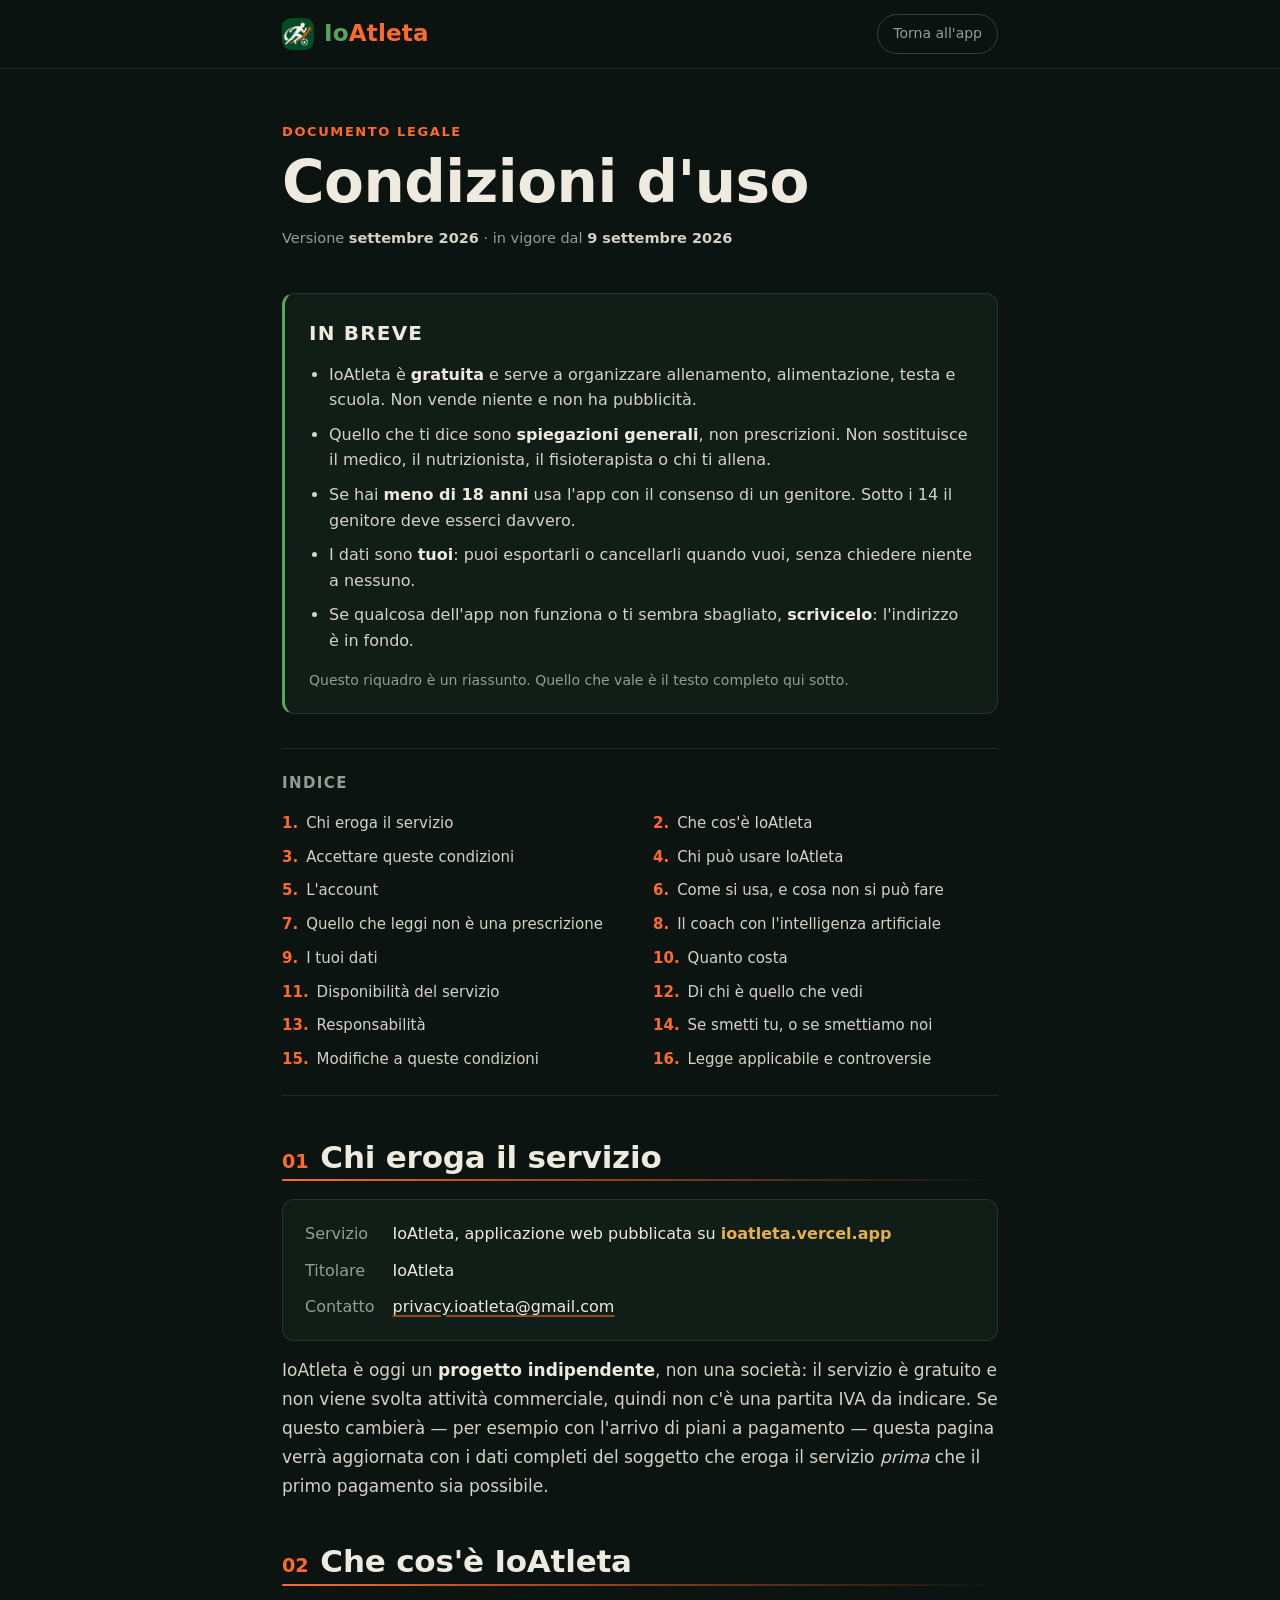
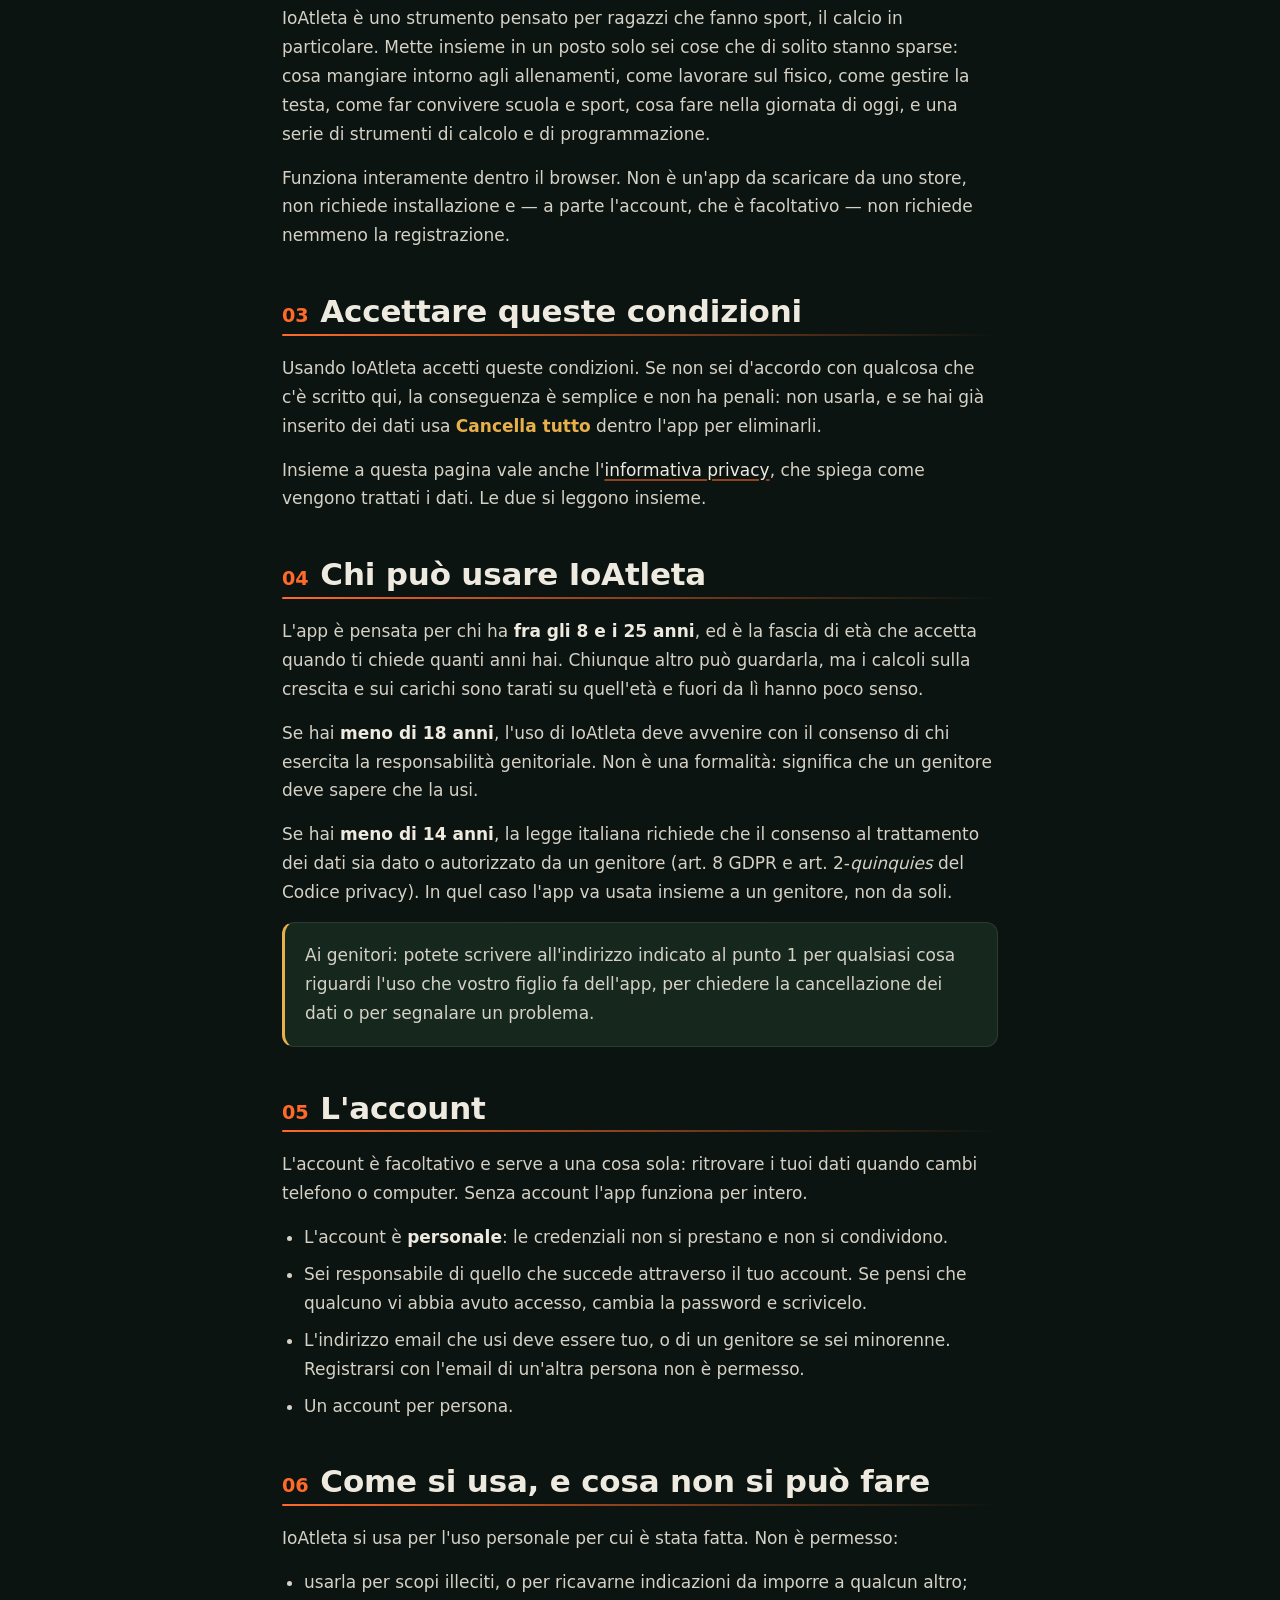
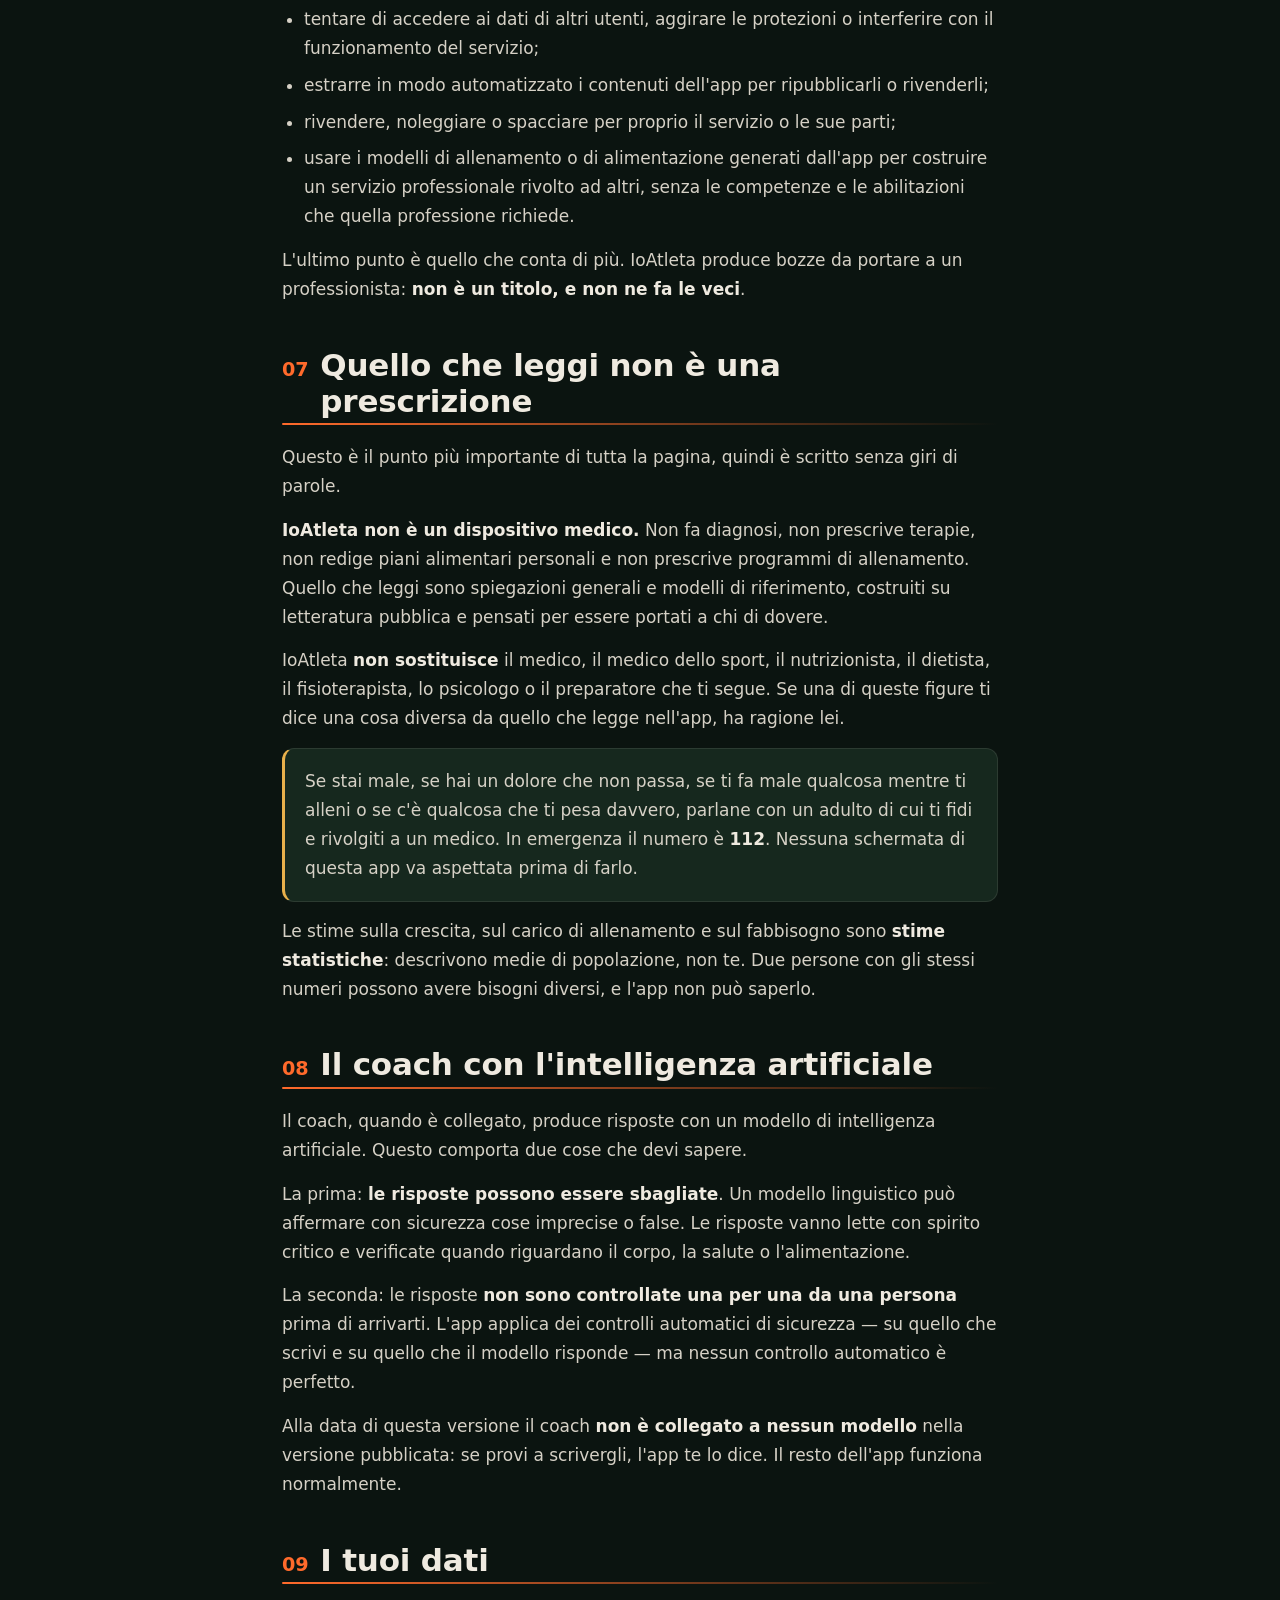
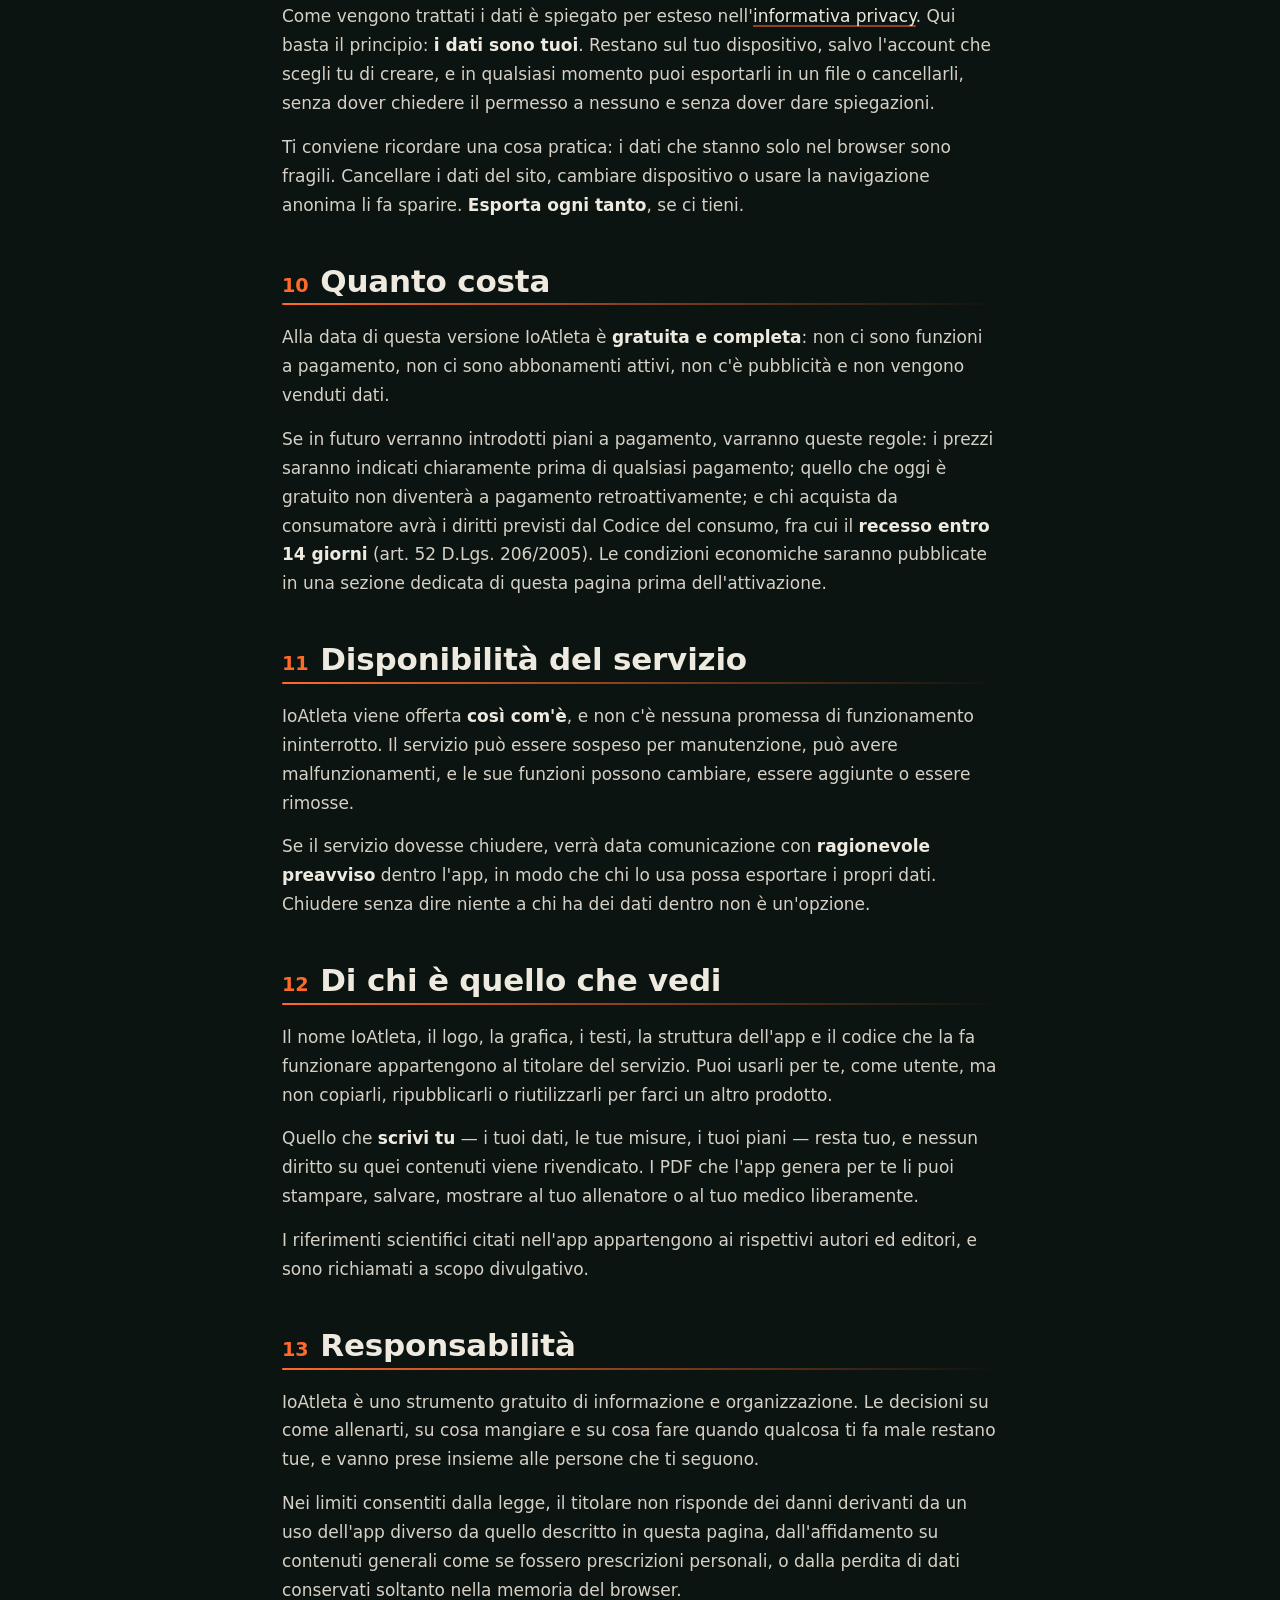
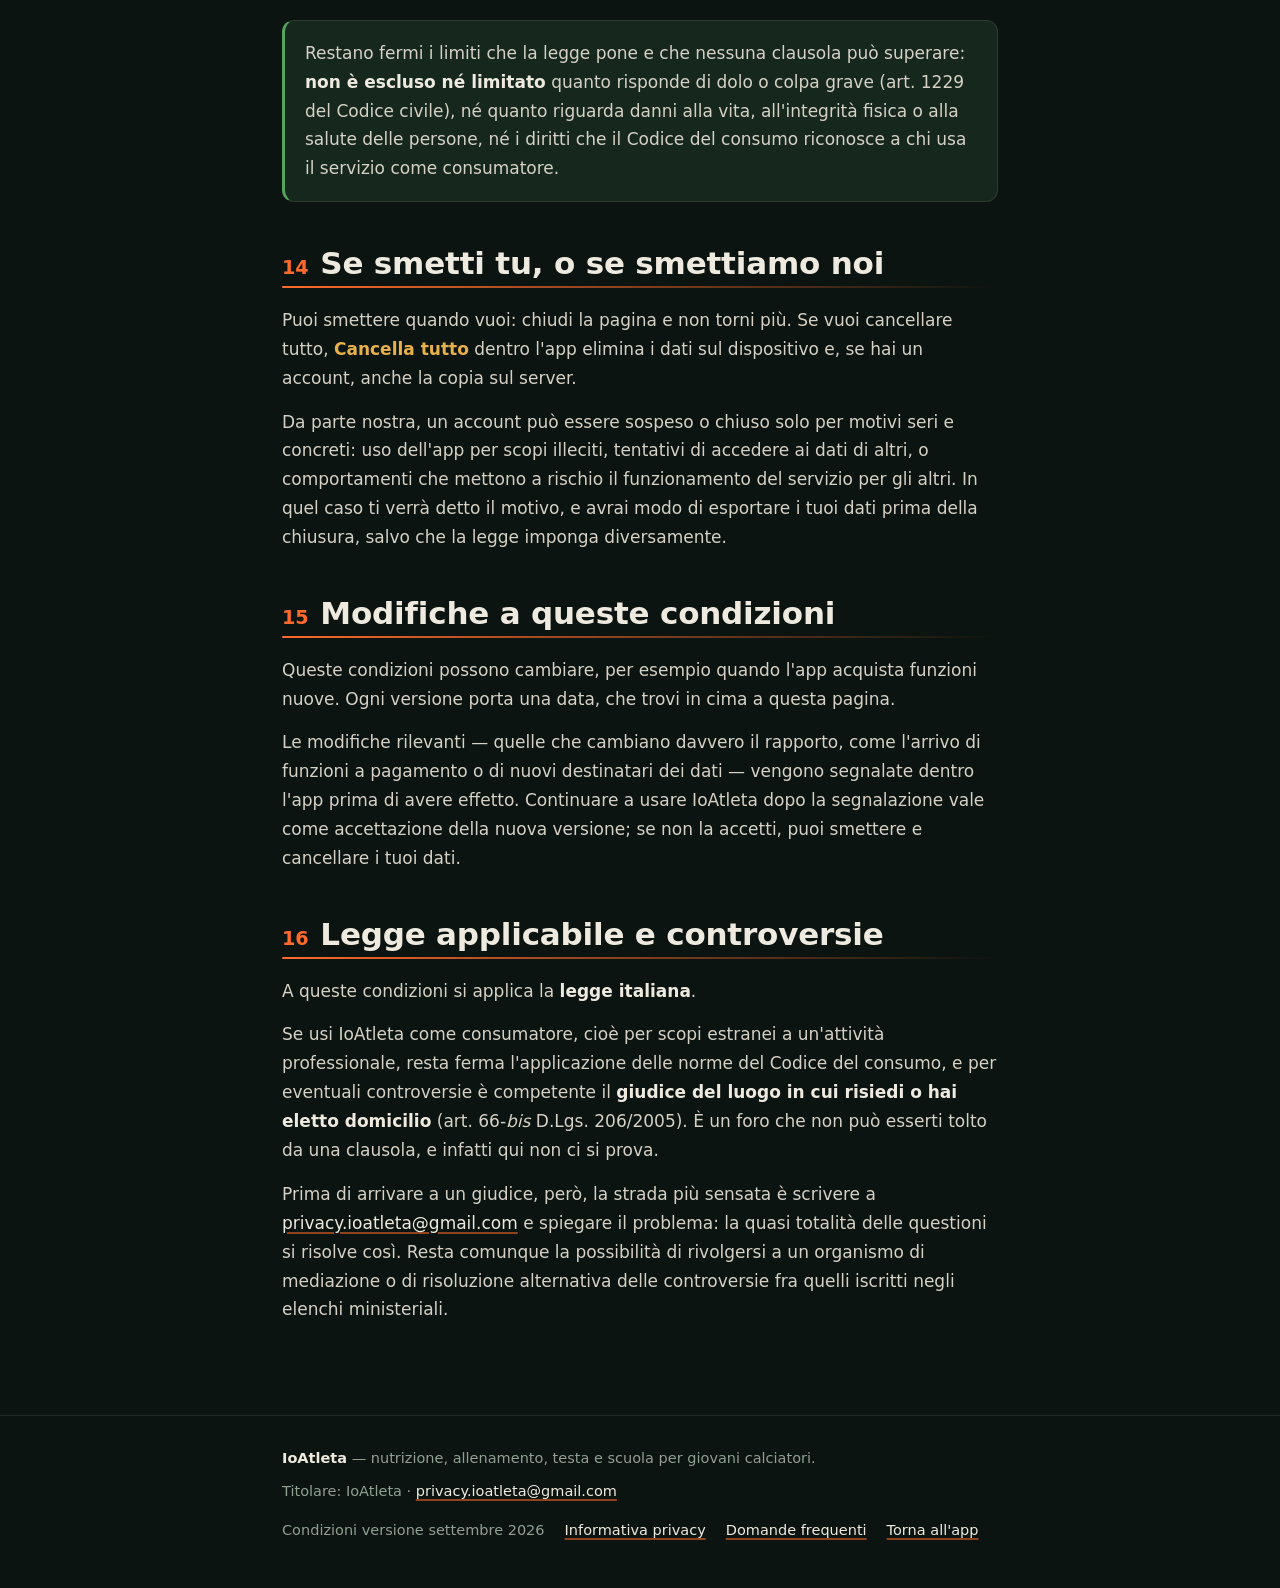
<file: terms.html>
<!doctype html>
<html lang="it">
<head>
<meta charset="utf-8">
<meta name="viewport" content="width=device-width,initial-scale=1,viewport-fit=cover">
<title>Condizioni d'uso · IoAtleta</title>
<meta name="description" content="Chi può iscriversi, cosa fa e cosa non fa l'app, i limiti dei consigli su allenamento e alimentazione, responsabilità e diritti di chi la usa.">
<link rel="canonical" href="https://ioatleta.vercel.app/terms.html">
<meta name="robots" content="index,follow,max-snippet:-1,max-image-preview:large">
<meta name="theme-color" content="#0B1410">
<link rel="icon" href="/favicon.ico" sizes="16x16 32x32 48x48">
<link rel="icon" type="image/png" href="/icona-192.png" sizes="192x192">
<link rel="apple-touch-icon" href="/apple-touch-icon.png">
<link rel="manifest" href="/site.webmanifest">

<meta property="og:type" content="website">
<meta property="og:site_name" content="IoAtleta">
<meta property="og:locale" content="it_IT">
<meta property="og:url" content="https://ioatleta.vercel.app/terms.html">
<meta property="og:title" content="Condizioni d'uso · IoAtleta">
<meta property="og:description" content="Chi può iscriversi, cosa fa e cosa non fa l'app, i limiti dei consigli su allenamento e alimentazione, responsabilità e diritti di chi la usa.">
<meta property="og:image" content="https://ioatleta.vercel.app/anteprima.png">
<meta property="og:image:type" content="image/png">
<meta property="og:image:width" content="1200">
<meta property="og:image:height" content="630">
<meta property="og:image:alt" content="IoAtleta: tavola, fisico, testa e scuola. In un posto solo.">
<meta name="twitter:card" content="summary_large_image">
<meta name="twitter:title" content="Condizioni d'uso · IoAtleta">
<meta name="twitter:description" content="Chi può iscriversi, cosa fa e cosa non fa l'app, i limiti dei consigli su allenamento e alimentazione, responsabilità e diritti di chi la usa.">
<meta name="twitter:image" content="https://ioatleta.vercel.app/anteprima.png">
<meta name="twitter:image:alt" content="IoAtleta: tavola, fisico, testa e scuola. In un posto solo.">

<link rel="stylesheet" href="/legale.css">
</head>

<body>
<a class="salta" href="#contenuto">Salta al contenuto</a>

<header class="testata">
  <div class="contenitore">
    <a class="marchio" href="/">
      <img src="/marchio.png" width="32" height="32" alt="">
      <span class="parola"><span class="io">Io</span><span class="atleta">Atleta</span></span>
    </a>
    <a class="ritorno" href="/">Torna all'app</a>
  </div>
</header>

<main id="contenuto">
<div class="contenitore">

  <div class="apertura">
    <p class="occhiello">Documento legale</p>
    <h1>Condizioni d'uso</h1>
    <p class="datazione">Versione <b>settembre 2026</b> · in vigore dal <b>9 settembre 2026</b></p>
  </div>

  <div class="breve">
    <h2>In breve</h2>
    <ul>
      <li>IoAtleta è <strong>gratuita</strong> e serve a organizzare allenamento, alimentazione, testa e scuola. Non vende niente e non ha pubblicità.</li>
      <li>Quello che ti dice sono <strong>spiegazioni generali</strong>, non prescrizioni. Non sostituisce il medico, il nutrizionista, il fisioterapista o chi ti allena.</li>
      <li>Se hai <strong>meno di 18 anni</strong> usa l'app con il consenso di un genitore. Sotto i 14 il genitore deve esserci davvero.</li>
      <li>I dati sono <strong>tuoi</strong>: puoi esportarli o cancellarli quando vuoi, senza chiedere niente a nessuno.</li>
      <li>Se qualcosa dell'app non funziona o ti sembra sbagliato, <strong>scrivicelo</strong>: l'indirizzo è in fondo.</li>
    </ul>
    <p class="nota">Questo riquadro è un riassunto. Quello che vale è il testo completo qui sotto.</p>
  </div>

  <nav class="indice" aria-labelledby="indice-titolo">
    <h2 id="indice-titolo">Indice</h2>
    <ol>
      <li><a href="#chi">Chi eroga il servizio</a></li>
      <li><a href="#cose">Che cos'è IoAtleta</a></li>
      <li><a href="#accettazione">Accettare queste condizioni</a></li>
      <li><a href="#chi-puo">Chi può usare IoAtleta</a></li>
      <li><a href="#account">L'account</a></li>
      <li><a href="#uso">Come si usa, e cosa non si può fare</a></li>
      <li><a href="#salute">Quello che leggi non è una prescrizione</a></li>
      <li><a href="#coach">Il coach con l'intelligenza artificiale</a></li>
      <li><a href="#dati">I tuoi dati</a></li>
      <li><a href="#costo">Quanto costa</a></li>
      <li><a href="#disponibilita">Disponibilità del servizio</a></li>
      <li><a href="#proprieta">Di chi è quello che vedi</a></li>
      <li><a href="#responsabilita">Responsabilità</a></li>
      <li><a href="#chiusura">Se smetti tu, o se smettiamo noi</a></li>
      <li><a href="#modifiche">Modifiche a queste condizioni</a></li>
      <li><a href="#legge">Legge applicabile e controversie</a></li>
    </ol>
  </nav>

  <section id="chi">
    <h2 class="titolo"><span class="n">01</span> Chi eroga il servizio</h2>
    <div class="filo"></div>
    <div class="contatti">
      <dl>
        <dt>Servizio</dt><dd>IoAtleta, applicazione web pubblicata su <span class="dato">ioatleta.vercel.app</span></dd>
        <dt>Titolare</dt><dd>IoAtleta</dd>
        <dt>Contatto</dt><dd><a href="mailto:privacy.ioatleta@gmail.com">privacy.ioatleta@gmail.com</a></dd>
      </dl>
    </div>
    <p>IoAtleta è oggi un <strong>progetto indipendente</strong>, non una società: il servizio è gratuito e non viene svolta attività commerciale, quindi non c'è una partita IVA da indicare. Se questo cambierà — per esempio con l'arrivo di piani a pagamento — questa pagina verrà aggiornata con i dati completi del soggetto che eroga il servizio <em>prima</em> che il primo pagamento sia possibile.</p>
  </section>

  <section id="cose">
    <h2 class="titolo"><span class="n">02</span> Che cos'è IoAtleta</h2>
    <div class="filo"></div>
    <p>IoAtleta è uno strumento pensato per ragazzi che fanno sport, il calcio in particolare. Mette insieme in un posto solo sei cose che di solito stanno sparse: cosa mangiare intorno agli allenamenti, come lavorare sul fisico, come gestire la testa, come far convivere scuola e sport, cosa fare nella giornata di oggi, e una serie di strumenti di calcolo e di programmazione.</p>
    <p>Funziona interamente dentro il browser. Non è un'app da scaricare da uno store, non richiede installazione e — a parte l'account, che è facoltativo — non richiede nemmeno la registrazione.</p>
  </section>

  <section id="accettazione">
    <h2 class="titolo"><span class="n">03</span> Accettare queste condizioni</h2>
    <div class="filo"></div>
    <p>Usando IoAtleta accetti queste condizioni. Se non sei d'accordo con qualcosa che c'è scritto qui, la conseguenza è semplice e non ha penali: non usarla, e se hai già inserito dei dati usa <span class="dato">Cancella tutto</span> dentro l'app per eliminarli.</p>
    <p>Insieme a questa pagina vale anche l'<a href="/privacy.html">informativa privacy</a>, che spiega come vengono trattati i dati. Le due si leggono insieme.</p>
  </section>

  <section id="chi-puo">
    <h2 class="titolo"><span class="n">04</span> Chi può usare IoAtleta</h2>
    <div class="filo"></div>
    <p>L'app è pensata per chi ha <strong>fra gli 8 e i 25 anni</strong>, ed è la fascia di età che accetta quando ti chiede quanti anni hai. Chiunque altro può guardarla, ma i calcoli sulla crescita e sui carichi sono tarati su quell'età e fuori da lì hanno poco senso.</p>
    <p>Se hai <strong>meno di 18 anni</strong>, l'uso di IoAtleta deve avvenire con il consenso di chi esercita la responsabilità genitoriale. Non è una formalità: significa che un genitore deve sapere che la usi.</p>
    <p>Se hai <strong>meno di 14 anni</strong>, la legge italiana richiede che il consenso al trattamento dei dati sia dato o autorizzato da un genitore (art. 8 GDPR e art. 2-<i>quinquies</i> del Codice privacy). In quel caso l'app va usata insieme a un genitore, non da soli.</p>
    <div class="richiamo attenzione">
      <p>Ai genitori: potete scrivere all'indirizzo indicato al punto 1 per qualsiasi cosa riguardi l'uso che vostro figlio fa dell'app, per chiedere la cancellazione dei dati o per segnalare un problema.</p>
    </div>
  </section>

  <section id="account">
    <h2 class="titolo"><span class="n">05</span> L'account</h2>
    <div class="filo"></div>
    <p>L'account è facoltativo e serve a una cosa sola: ritrovare i tuoi dati quando cambi telefono o computer. Senza account l'app funziona per intero.</p>
    <ul class="punti">
      <li>L'account è <strong>personale</strong>: le credenziali non si prestano e non si condividono.</li>
      <li>Sei responsabile di quello che succede attraverso il tuo account. Se pensi che qualcuno vi abbia avuto accesso, cambia la password e scrivicelo.</li>
      <li>L'indirizzo email che usi deve essere tuo, o di un genitore se sei minorenne. Registrarsi con l'email di un'altra persona non è permesso.</li>
      <li>Un account per persona.</li>
    </ul>
  </section>

  <section id="uso">
    <h2 class="titolo"><span class="n">06</span> Come si usa, e cosa non si può fare</h2>
    <div class="filo"></div>
    <p>IoAtleta si usa per l'uso personale per cui è stata fatta. Non è permesso:</p>
    <ul class="punti">
      <li>usarla per scopi illeciti, o per ricavarne indicazioni da imporre a qualcun altro;</li>
      <li>tentare di accedere ai dati di altri utenti, aggirare le protezioni o interferire con il funzionamento del servizio;</li>
      <li>estrarre in modo automatizzato i contenuti dell'app per ripubblicarli o rivenderli;</li>
      <li>rivendere, noleggiare o spacciare per proprio il servizio o le sue parti;</li>
      <li>usare i modelli di allenamento o di alimentazione generati dall'app per costruire un servizio professionale rivolto ad altri, senza le competenze e le abilitazioni che quella professione richiede.</li>
    </ul>
    <p>L'ultimo punto è quello che conta di più. IoAtleta produce bozze da portare a un professionista: <strong>non è un titolo, e non ne fa le veci</strong>.</p>
  </section>

  <section id="salute">
    <h2 class="titolo"><span class="n">07</span> Quello che leggi non è una prescrizione</h2>
    <div class="filo"></div>
    <p>Questo è il punto più importante di tutta la pagina, quindi è scritto senza giri di parole.</p>
    <p><strong>IoAtleta non è un dispositivo medico.</strong> Non fa diagnosi, non prescrive terapie, non redige piani alimentari personali e non prescrive programmi di allenamento. Quello che leggi sono spiegazioni generali e modelli di riferimento, costruiti su letteratura pubblica e pensati per essere portati a chi di dovere.</p>
    <p>IoAtleta <strong>non sostituisce</strong> il medico, il medico dello sport, il nutrizionista, il dietista, il fisioterapista, lo psicologo o il preparatore che ti segue. Se una di queste figure ti dice una cosa diversa da quello che legge nell'app, ha ragione lei.</p>
    <div class="richiamo attenzione">
      <p>Se stai male, se hai un dolore che non passa, se ti fa male qualcosa mentre ti alleni o se c'è qualcosa che ti pesa davvero, parlane con un adulto di cui ti fidi e rivolgiti a un medico. In emergenza il numero è <strong>112</strong>. Nessuna schermata di questa app va aspettata prima di farlo.</p>
    </div>
    <p>Le stime sulla crescita, sul carico di allenamento e sul fabbisogno sono <strong>stime statistiche</strong>: descrivono medie di popolazione, non te. Due persone con gli stessi numeri possono avere bisogni diversi, e l'app non può saperlo.</p>
  </section>

  <section id="coach">
    <h2 class="titolo"><span class="n">08</span> Il coach con l'intelligenza artificiale</h2>
    <div class="filo"></div>
    <p>Il coach, quando è collegato, produce risposte con un modello di intelligenza artificiale. Questo comporta due cose che devi sapere.</p>
    <p>La prima: <strong>le risposte possono essere sbagliate</strong>. Un modello linguistico può affermare con sicurezza cose imprecise o false. Le risposte vanno lette con spirito critico e verificate quando riguardano il corpo, la salute o l'alimentazione.</p>
    <p>La seconda: le risposte <strong>non sono controllate una per una da una persona</strong> prima di arrivarti. L'app applica dei controlli automatici di sicurezza — su quello che scrivi e su quello che il modello risponde — ma nessun controllo automatico è perfetto.</p>
    <p>Alla data di questa versione il coach <strong>non è collegato a nessun modello</strong> nella versione pubblicata: se provi a scrivergli, l'app te lo dice. Il resto dell'app funziona normalmente.</p>
  </section>

  <section id="dati">
    <h2 class="titolo"><span class="n">09</span> I tuoi dati</h2>
    <div class="filo"></div>
    <p>Come vengono trattati i dati è spiegato per esteso nell'<a href="/privacy.html">informativa privacy</a>. Qui basta il principio: <strong>i dati sono tuoi</strong>. Restano sul tuo dispositivo, salvo l'account che scegli tu di creare, e in qualsiasi momento puoi esportarli in un file o cancellarli, senza dover chiedere il permesso a nessuno e senza dover dare spiegazioni.</p>
    <p>Ti conviene ricordare una cosa pratica: i dati che stanno solo nel browser sono fragili. Cancellare i dati del sito, cambiare dispositivo o usare la navigazione anonima li fa sparire. <strong>Esporta ogni tanto</strong>, se ci tieni.</p>
  </section>

  <section id="costo">
    <h2 class="titolo"><span class="n">10</span> Quanto costa</h2>
    <div class="filo"></div>
    <p>Alla data di questa versione IoAtleta è <strong>gratuita e completa</strong>: non ci sono funzioni a pagamento, non ci sono abbonamenti attivi, non c'è pubblicità e non vengono venduti dati.</p>
    <p>Se in futuro verranno introdotti piani a pagamento, varranno queste regole: i prezzi saranno indicati chiaramente prima di qualsiasi pagamento; quello che oggi è gratuito non diventerà a pagamento retroattivamente; e chi acquista da consumatore avrà i diritti previsti dal Codice del consumo, fra cui il <strong>recesso entro 14 giorni</strong> (art. 52 D.Lgs. 206/2005). Le condizioni economiche saranno pubblicate in una sezione dedicata di questa pagina prima dell'attivazione.</p>
  </section>

  <section id="disponibilita">
    <h2 class="titolo"><span class="n">11</span> Disponibilità del servizio</h2>
    <div class="filo"></div>
    <p>IoAtleta viene offerta <strong>così com'è</strong>, e non c'è nessuna promessa di funzionamento ininterrotto. Il servizio può essere sospeso per manutenzione, può avere malfunzionamenti, e le sue funzioni possono cambiare, essere aggiunte o essere rimosse.</p>
    <p>Se il servizio dovesse chiudere, verrà data comunicazione con <strong>ragionevole preavviso</strong> dentro l'app, in modo che chi lo usa possa esportare i propri dati. Chiudere senza dire niente a chi ha dei dati dentro non è un'opzione.</p>
  </section>

  <section id="proprieta">
    <h2 class="titolo"><span class="n">12</span> Di chi è quello che vedi</h2>
    <div class="filo"></div>
    <p>Il nome IoAtleta, il logo, la grafica, i testi, la struttura dell'app e il codice che la fa funzionare appartengono al titolare del servizio. Puoi usarli per te, come utente, ma non copiarli, ripubblicarli o riutilizzarli per farci un altro prodotto.</p>
    <p>Quello che <strong>scrivi tu</strong> — i tuoi dati, le tue misure, i tuoi piani — resta tuo, e nessun diritto su quei contenuti viene rivendicato. I PDF che l'app genera per te li puoi stampare, salvare, mostrare al tuo allenatore o al tuo medico liberamente.</p>
    <p>I riferimenti scientifici citati nell'app appartengono ai rispettivi autori ed editori, e sono richiamati a scopo divulgativo.</p>
  </section>

  <section id="responsabilita">
    <h2 class="titolo"><span class="n">13</span> Responsabilità</h2>
    <div class="filo"></div>
    <p>IoAtleta è uno strumento gratuito di informazione e organizzazione. Le decisioni su come allenarti, su cosa mangiare e su cosa fare quando qualcosa ti fa male restano tue, e vanno prese insieme alle persone che ti seguono.</p>
    <p>Nei limiti consentiti dalla legge, il titolare non risponde dei danni derivanti da un uso dell'app diverso da quello descritto in questa pagina, dall'affidamento su contenuti generali come se fossero prescrizioni personali, o dalla perdita di dati conservati soltanto nella memoria del browser.</p>
    <div class="richiamo stato">
      <p>Restano fermi i limiti che la legge pone e che nessuna clausola può superare: <strong>non è escluso né limitato</strong> quanto risponde di dolo o colpa grave (art. 1229 del Codice civile), né quanto riguarda danni alla vita, all'integrità fisica o alla salute delle persone, né i diritti che il Codice del consumo riconosce a chi usa il servizio come consumatore.</p>
    </div>
  </section>

  <section id="chiusura">
    <h2 class="titolo"><span class="n">14</span> Se smetti tu, o se smettiamo noi</h2>
    <div class="filo"></div>
    <p>Puoi smettere quando vuoi: chiudi la pagina e non torni più. Se vuoi cancellare tutto, <span class="dato">Cancella tutto</span> dentro l'app elimina i dati sul dispositivo e, se hai un account, anche la copia sul server.</p>
    <p>Da parte nostra, un account può essere sospeso o chiuso solo per motivi seri e concreti: uso dell'app per scopi illeciti, tentativi di accedere ai dati di altri, o comportamenti che mettono a rischio il funzionamento del servizio per gli altri. In quel caso ti verrà detto il motivo, e avrai modo di esportare i tuoi dati prima della chiusura, salvo che la legge imponga diversamente.</p>
  </section>

  <section id="modifiche">
    <h2 class="titolo"><span class="n">15</span> Modifiche a queste condizioni</h2>
    <div class="filo"></div>
    <p>Queste condizioni possono cambiare, per esempio quando l'app acquista funzioni nuove. Ogni versione porta una data, che trovi in cima a questa pagina.</p>
    <p>Le modifiche rilevanti — quelle che cambiano davvero il rapporto, come l'arrivo di funzioni a pagamento o di nuovi destinatari dei dati — vengono segnalate dentro l'app prima di avere effetto. Continuare a usare IoAtleta dopo la segnalazione vale come accettazione della nuova versione; se non la accetti, puoi smettere e cancellare i tuoi dati.</p>
  </section>

  <section id="legge">
    <h2 class="titolo"><span class="n">16</span> Legge applicabile e controversie</h2>
    <div class="filo"></div>
    <p>A queste condizioni si applica la <strong>legge italiana</strong>.</p>
    <p>Se usi IoAtleta come consumatore, cioè per scopi estranei a un'attività professionale, resta ferma l'applicazione delle norme del Codice del consumo, e per eventuali controversie è competente il <strong>giudice del luogo in cui risiedi o hai eletto domicilio</strong> (art. 66-<i>bis</i> D.Lgs. 206/2005). È un foro che non può esserti tolto da una clausola, e infatti qui non ci si prova.</p>
    <p>Prima di arrivare a un giudice, però, la strada più sensata è scrivere a <a href="mailto:privacy.ioatleta@gmail.com">privacy.ioatleta@gmail.com</a> e spiegare il problema: la quasi totalità delle questioni si risolve così. Resta comunque la possibilità di rivolgersi a un organismo di mediazione o di risoluzione alternativa delle controversie fra quelli iscritti negli elenchi ministeriali.</p>
  </section>

</div>
</main>

<footer>
  <div class="contenitore">
    <p><strong>IoAtleta</strong> — nutrizione, allenamento, testa e scuola per giovani calciatori.</p>
    <p>Titolare: IoAtleta · <a href="mailto:privacy.ioatleta@gmail.com">privacy.ioatleta@gmail.com</a></p>
    <div class="righe">
      <span>Condizioni versione settembre 2026</span>
      <a href="/privacy.html">Informativa privacy</a>
      <a href="/faq.html">Domande frequenti</a>
      <a href="/">Torna all'app</a>
    </div>
  </div>
</footer>

</body>
</html>
</file>
<file: legale.css>
/* ===================================================================
   IoAtleta — foglio di stile delle pagine legali pubbliche.
   Usato da /privacy.html e /terms.html: stanno insieme perché due
   documenti che dicono le stesse cose devono anche somigliarsi, e
   perché un colore cambiato in un posto solo è un colore che poi
   diverge.

   Regola di queste pagine: zero richieste esterne. Niente font di
   Google, niente CDN, niente script. Una pagina che spiega come
   trattiamo i dati non può essere la pagina che manda l'indirizzo IP
   di chi la legge a un server di terze parti prima ancora che abbia
   finito la prima riga.

   I colori sono gli stessi dell'app. Il carattere no: l'app carica
   Barlow da Google Fonts, qui si usa quello di sistema.
   =================================================================== */
:root{
  --bg:#0B1410; --panel:#111E17; --alto:#16281E;
  --line:rgba(239,234,224,.10); --line2:rgba(239,234,224,.20);
  --cream:#EFEAE0; --testo:#D6D1C6; --muted:#8FA093;
  --orange:#FF6A2B; --green:#57A45F; --sand:#E8B04B;
  --disp:"Barlow Condensed","Arial Narrow",system-ui,sans-serif;
  --body:"Barlow",system-ui,-apple-system,"Segoe UI",Roboto,Helvetica,Arial,sans-serif;
  color-scheme:dark;
}
*{box-sizing:border-box}
html{-webkit-text-size-adjust:100%}
body{
  margin:0;background:var(--bg);color:var(--testo);
  font-family:var(--body);font-size:17px;line-height:1.7;
  -webkit-font-smoothing:antialiased;
}

/* --- salto al contenuto: primo elemento focalizzabile della pagina --- */
.salta{
  position:absolute;left:-9999px;top:0;z-index:10;
  background:var(--orange);color:#0B1410;font-weight:700;
  padding:12px 18px;border-radius:0 0 10px 0;text-decoration:none;
}
.salta:focus{left:0}

a{color:var(--cream);text-decoration:underline;text-underline-offset:3px;
  text-decoration-color:rgba(255,106,43,.55);text-decoration-thickness:1.5px}
a:hover{text-decoration-color:var(--orange)}
:focus-visible{outline:2px solid var(--orange);outline-offset:3px;border-radius:3px}

.contenitore{width:100%;max-width:760px;margin:0 auto;padding:0 22px}

/* --- testata --- */
.testata{border-bottom:1px solid var(--line);background:rgba(11,20,16,.92);
  position:sticky;top:0;z-index:5;backdrop-filter:blur(8px)}
.testata .contenitore{display:flex;align-items:center;justify-content:space-between;
  gap:16px;padding-top:14px;padding-bottom:14px}
.marchio{display:flex;align-items:center;gap:10px;text-decoration:none}
.marchio img{width:32px;height:32px;border-radius:9px;display:block}
.marchio .parola{font-family:var(--disp);font-size:23px;font-weight:800;
  letter-spacing:.2px;line-height:1;white-space:nowrap}
.marchio .io{color:var(--green)}
.marchio .atleta{color:var(--orange)}
.ritorno{font-size:14px;color:var(--muted);text-decoration:none;
  border:1px solid var(--line2);border-radius:999px;padding:7px 15px;white-space:nowrap}
.ritorno:hover{color:var(--cream);border-color:var(--orange)}

/* --- intestazione del documento --- */
.apertura{padding:52px 0 8px}
.occhiello{font-family:var(--disp);text-transform:uppercase;letter-spacing:1.6px;
  font-size:13px;font-weight:700;color:var(--orange);margin:0 0 10px}
h1{font-family:var(--disp);font-size:clamp(38px,8vw,58px);line-height:1.02;
  font-weight:800;color:var(--cream);margin:0 0 14px;letter-spacing:-.5px}
.datazione{font-size:14.5px;color:var(--muted);margin:0}
.datazione b{color:var(--testo);font-weight:600}

/* --- riquadro "in breve" --- */
.breve{background:var(--panel);border:1px solid var(--line);
  border-left:3px solid var(--green);border-radius:12px;
  padding:22px 24px;margin:34px 0 0}
.breve h2{font-family:var(--disp);font-size:20px;text-transform:uppercase;
  letter-spacing:1.2px;color:var(--cream);margin:0 0 12px;font-weight:700}
.breve ul{margin:0;padding-left:20px}
.breve li{margin:0 0 9px;font-size:16px;line-height:1.6}
.breve li:last-child{margin-bottom:0}
.breve .nota{margin:16px 0 0;font-size:14px;color:var(--muted);line-height:1.55}

/* --- indice --- */
.indice{margin:34px 0 0;border-top:1px solid var(--line);
  border-bottom:1px solid var(--line);padding:22px 0}
.indice h2{font-family:var(--disp);font-size:15px;text-transform:uppercase;
  letter-spacing:1.4px;color:var(--muted);margin:0 0 14px;font-weight:700}
.indice ol{margin:0;padding:0;list-style:none;
  display:grid;grid-template-columns:repeat(2,minmax(0,1fr));gap:8px 26px;
  counter-reset:voce}
.indice li{counter-increment:voce;font-size:15px;line-height:1.45}
.indice a{text-decoration:none;color:var(--testo);display:block;padding:2px 0}
.indice a::before{content:counter(voce) ".";color:var(--orange);
  font-weight:700;margin-right:8px;font-variant-numeric:tabular-nums}
.indice a:hover{color:var(--cream)}

/* --- corpo --- */
main{padding-bottom:20px}
section{margin:44px 0 0;scroll-margin-top:80px}
h2.titolo{font-family:var(--disp);font-size:clamp(24px,4.5vw,31px);line-height:1.15;
  font-weight:700;color:var(--cream);margin:0 0 4px;letter-spacing:-.2px;
  display:flex;gap:12px;align-items:baseline}
h2.titolo .n{color:var(--orange);font-size:.62em;font-weight:800;
  font-variant-numeric:tabular-nums;flex:none}
h2.titolo + .filo{height:2px;background:linear-gradient(90deg,var(--orange),transparent);
  margin:0 0 18px;border-radius:2px}
h3{font-family:var(--body);font-size:17px;font-weight:700;color:var(--cream);
  margin:26px 0 6px}
p{margin:0 0 15px}
ul.punti{margin:0 0 15px;padding-left:22px}
ul.punti li{margin:0 0 8px}
strong,b{color:var(--cream);font-weight:600}
.dato{color:var(--sand);font-weight:600}

/* --- pagina non trovata ---
   Un vicolo cieco è il posto peggiore dove lasciare qualcuno. Qui si
   dice cos'è successo in una riga e si offrono subito le strade che
   esistono davvero. */
.errore{text-align:center;padding:64px 0 30px}
.errore .codice{font-family:var(--disp);font-size:clamp(78px,19vw,124px);line-height:.88;
  font-weight:800;color:var(--orange);letter-spacing:-3px;margin:0}
.errore h1{margin:16px 0 14px}
.errore p{max-width:47ch;margin-left:auto;margin-right:auto}
.strade{display:flex;flex-wrap:wrap;gap:10px;justify-content:center;margin:30px 0 0}
.azione,.strada{display:inline-block;text-decoration:none;border-radius:9px;
  font-weight:600;line-height:1.2}
.azione{background:var(--orange);color:#0B1410;font-weight:700;padding:14px 26px}
.azione:hover{background:#FF8250;color:#0B1410}
.strada{border:1px solid var(--line2);color:var(--testo);padding:13px 22px}
.strada:hover{border-color:var(--orange);color:var(--cream)}

/* --- domande frequenti --- */
.faq h3{margin:28px 0 8px;font-size:18px;line-height:1.35;padding-left:15px;
  border-left:2px solid var(--orange)}
.faq section > h3:first-of-type{margin-top:22px}
.faq .occhiello{color:var(--green)}

/* --- riquadri di richiamo --- */
.richiamo{background:var(--alto);border:1px solid var(--line);border-radius:12px;
  padding:18px 20px;margin:0 0 15px}
.richiamo p:last-child{margin-bottom:0}
.richiamo.attenzione{border-left:3px solid var(--sand)}
.richiamo.stato{border-left:3px solid var(--green)}

/* --- scheda contatti --- */
.contatti{background:var(--panel);border:1px solid var(--line);border-radius:12px;
  padding:20px 22px;margin:0 0 15px}
.contatti dl{margin:0;display:grid;grid-template-columns:auto 1fr;gap:9px 18px;
  font-size:16px}
.contatti dt{color:var(--muted);white-space:nowrap}
.contatti dd{margin:0;color:var(--cream)}

/* --- piè di pagina --- */
footer{border-top:1px solid var(--line);margin-top:56px;padding:30px 0 46px;
  font-size:14.5px;color:var(--muted)}
footer p{margin:0 0 8px}
footer .righe{display:flex;flex-wrap:wrap;gap:8px 20px;margin-top:14px}

@media (max-width:620px){
  body{font-size:16px}
  .indice ol{grid-template-columns:1fr}
  .apertura{padding-top:38px}
  .marchio .parola{font-size:20px}
  .contatti dl{grid-template-columns:1fr;gap:2px}
  .contatti dt{margin-top:8px}
}

@media (prefers-reduced-motion:reduce){
  *{animation:none!important;transition:none!important;scroll-behavior:auto!important}
}

/* --- stampa: una pagina legale deve poter finire su carta --- */
@media print{
  :root{--bg:#fff;--panel:#fff;--alto:#fff;--cream:#000;--testo:#1a1a1a;
    --muted:#444;--line:#ccc;--line2:#999}
  body{background:#fff;color:#000;font-size:11pt}
  .testata{position:static;border-bottom:1px solid #ccc}
  .ritorno,.salta,.indice{display:none}
  a{color:#000;text-decoration:underline}
  a[href^="http"]::after{content:" (" attr(href) ")";font-size:9pt;color:#555}
  section{page-break-inside:avoid;margin-top:22px}
  h1{font-size:26pt}
  .breve,.richiamo,.contatti{border:1px solid #ccc}
}
</file>
